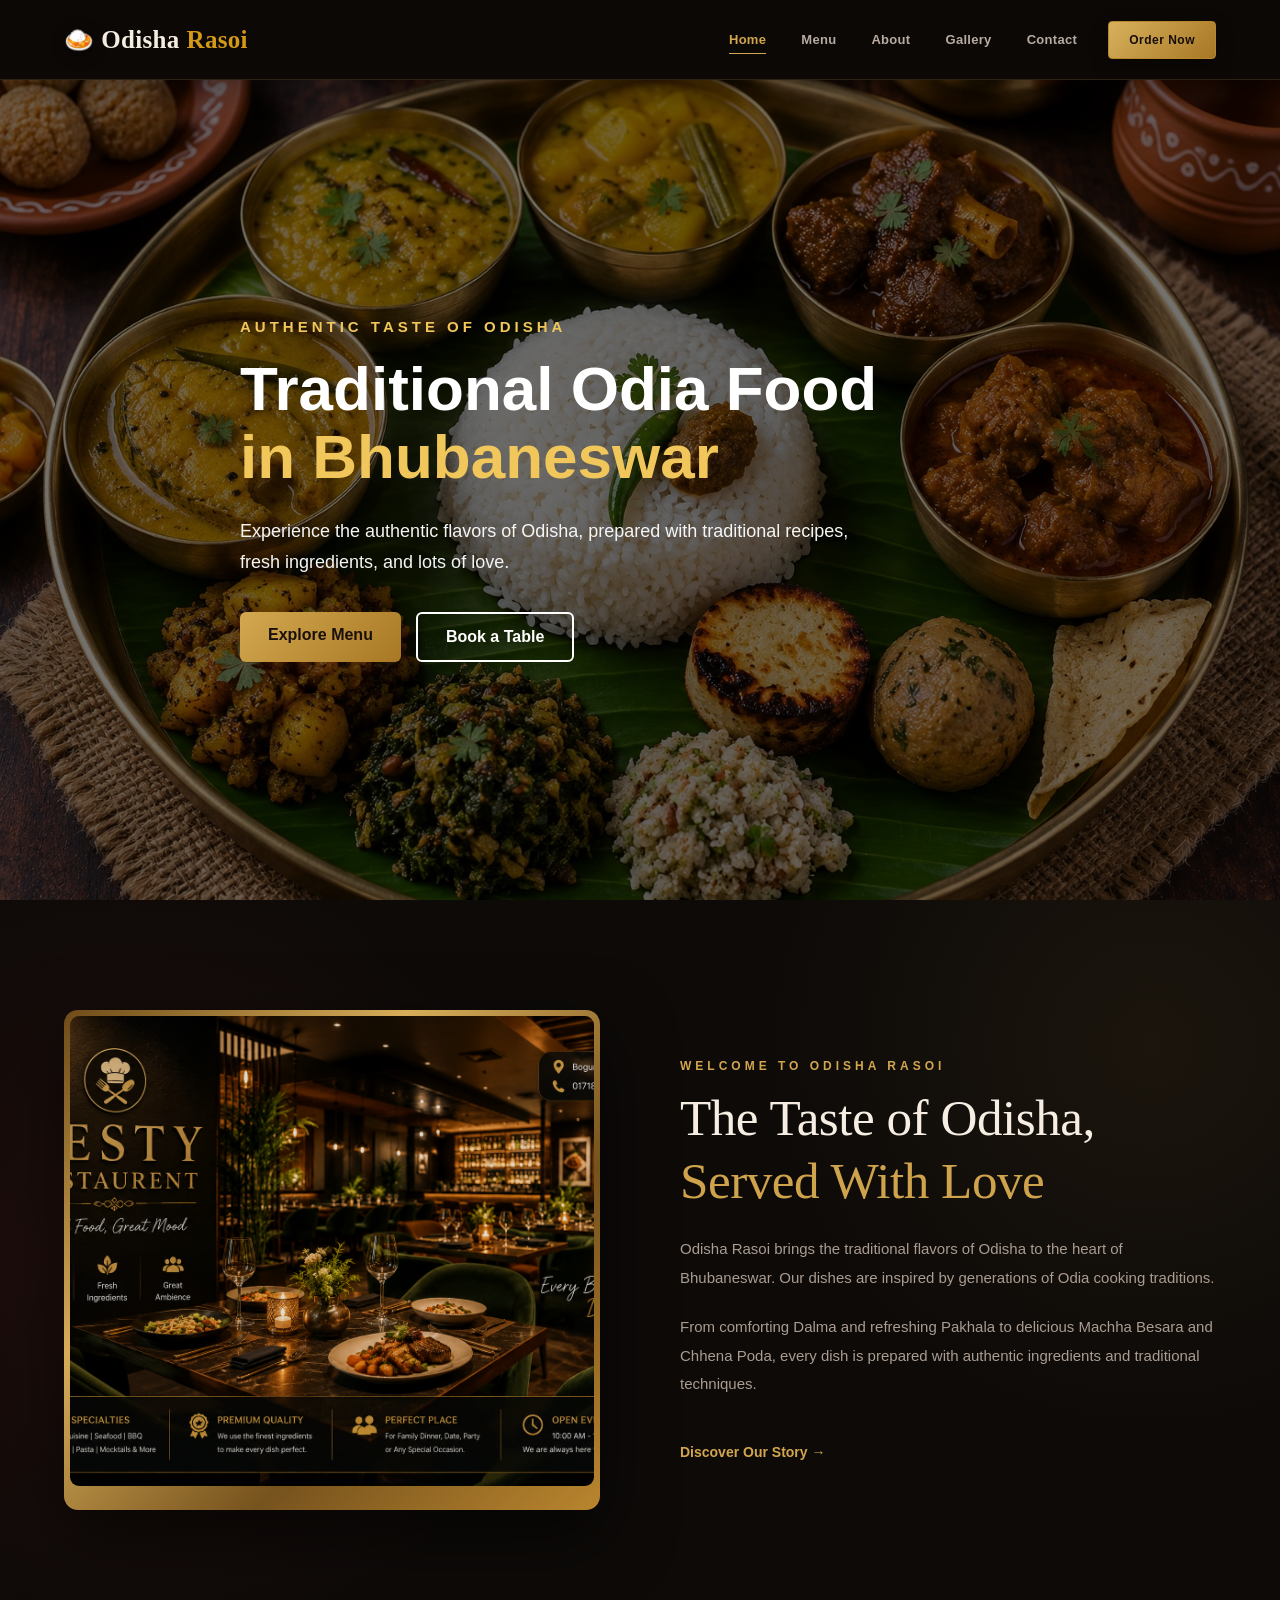
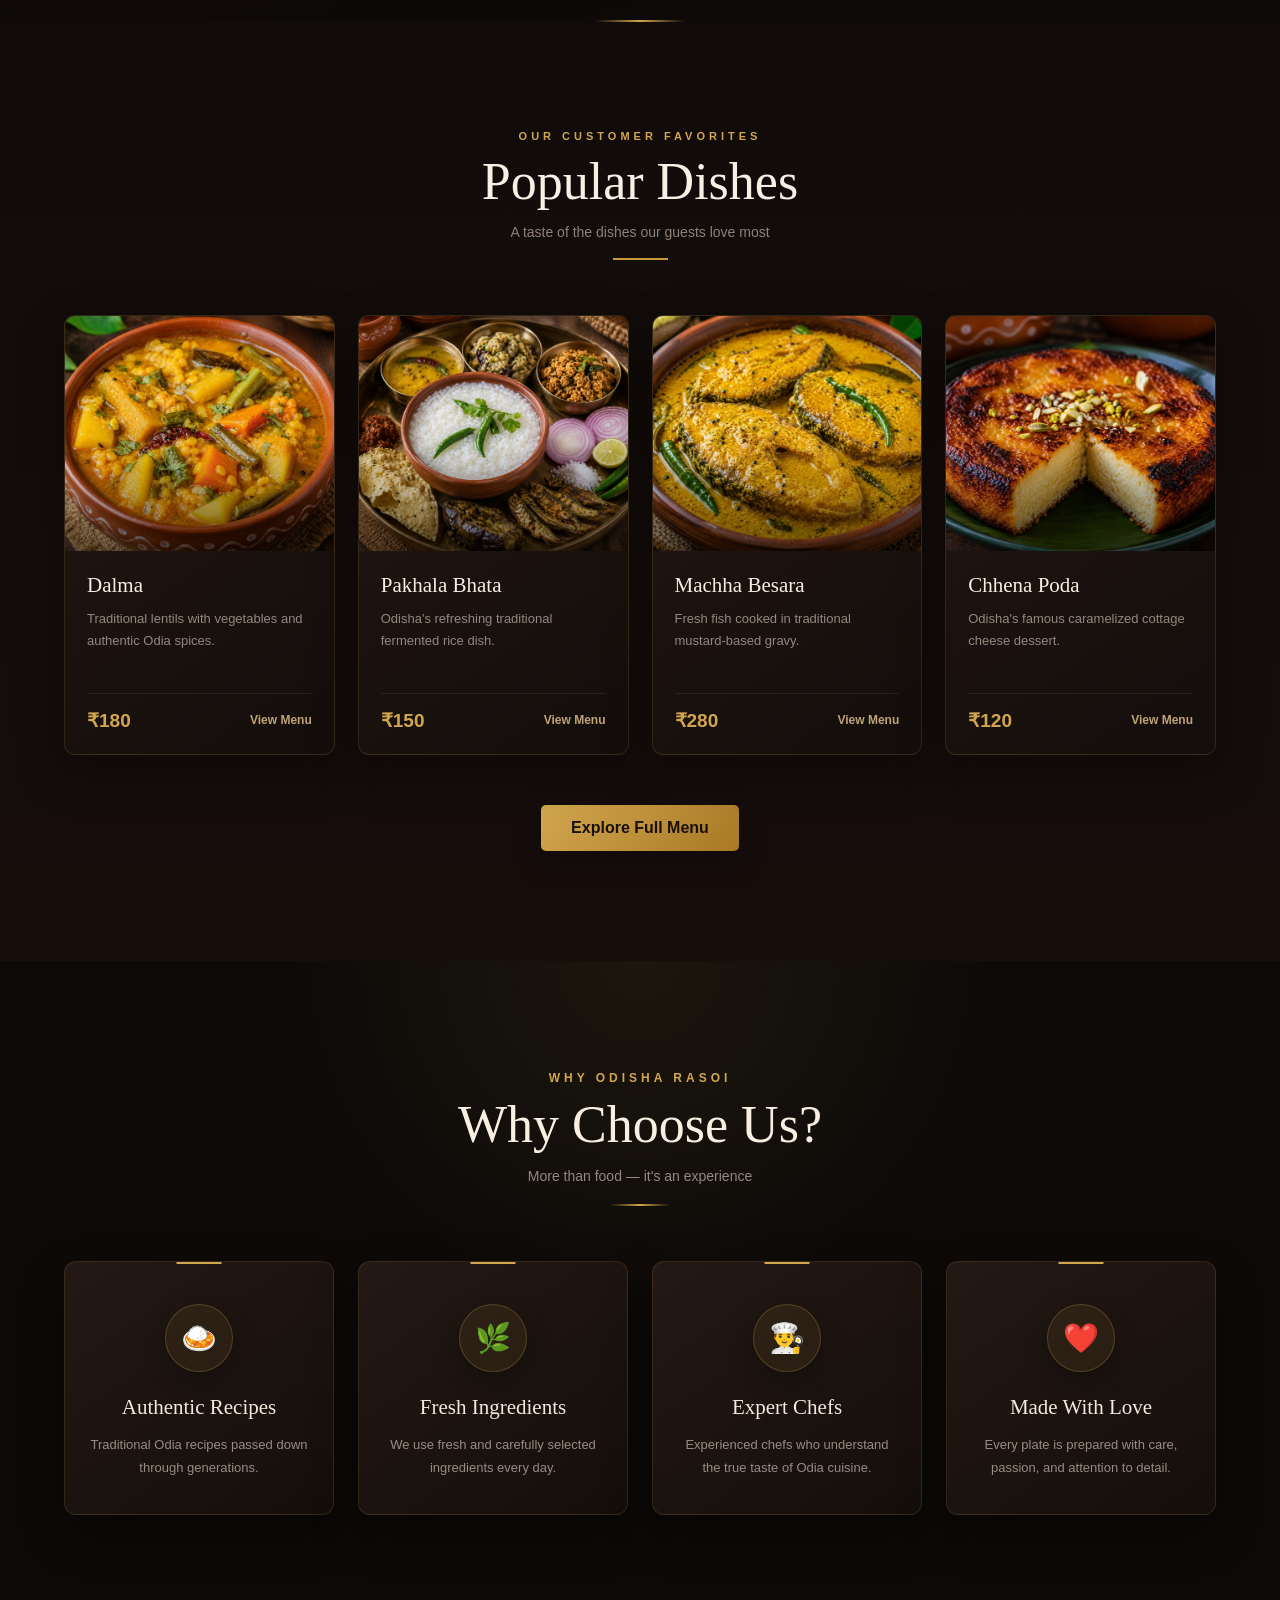
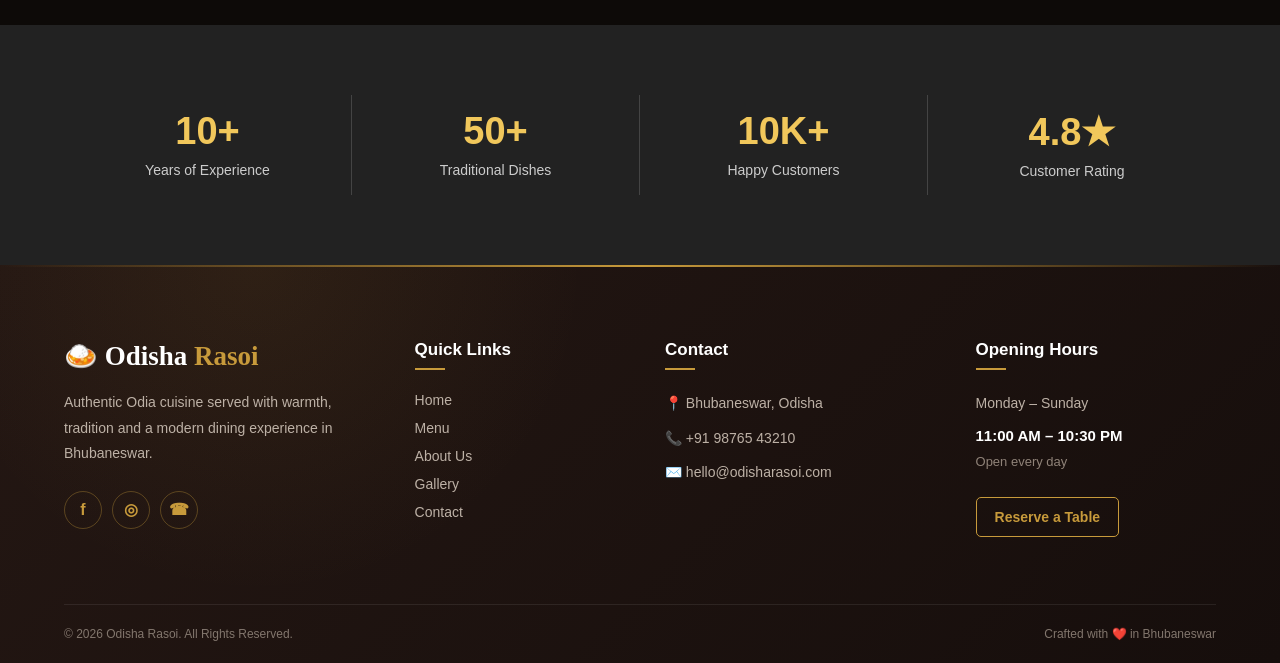
<file: index.html>
<!DOCTYPE html>
<html lang="en">

<head>

    <meta charset="UTF-8">
    <meta name="viewport" content="width=device-width, initial-scale=1.0">

    <title>Odisha Rasoi | Authentic Odia Food</title>

    <link rel="stylesheet" href="css/style.css">
<style>
body {
    background: #080706 !important;
    color: #f5eee5 !important;
}
</style>
</head>

<body>


    <!-- =========================
         NAVBAR
    ========================== -->
<!-- =========================
     PREMIUM NAVBAR
========================= -->

<header class="navbar">

    <div class="container nav-container">

        <!-- LOGO -->
        <a href="index.html" class="logo">
            <span class="logo-icon">🍛</span>
            Odisha <span class="logo-gold">Rasoi</span>
        </a>


        <!-- MOBILE MENU BUTTON -->
        <button
            class="menu-toggle"
            id="menu-toggle"
            aria-label="Open navigation menu">
            ☰
        </button>


        <!-- NAVIGATION -->
        <nav class="nav-menu" id="nav-menu">

            <a href="index.html" class="active">
                Home
            </a>

            <a href="menu.html">
                Menu
            </a>

            <a href="about.html">
                About
            </a>

            <a href="gallery.html">
                Gallery
            </a>

            <a href="contact.html">
                Contact
            </a>

            <a href="menu.html" class="order-btn">
                Order Now
            </a>

        </nav>

    </div>

</header>


    <!-- =========================
         HERO
    ========================== -->

    <main>

        <section class="hero">

            <div class="hero-overlay"></div>

            <div class="container hero-content">

                <p class="hero-small-title">
                    AUTHENTIC TASTE OF ODISHA
                </p>

                <h1>
                    Traditional Odia Food
                    <br>
                    <span>in Bhubaneswar</span>
                </h1>

                <p class="hero-description">
                    Experience the authentic flavors of Odisha,
                    prepared with traditional recipes, fresh
                    ingredients, and lots of love.
                </p>

                <div class="hero-buttons">

                    <a href="menu.html" class="primary-btn">
                        Explore Menu
                    </a>

                    <a href="contact.html" class="secondary-btn">
                        Book a Table
                    </a>

                </div>

            </div>

        </section>


        <!-- =========================
             WELCOME SECTION
        ========================== -->

        <section class="welcome-section">

            <div class="container welcome-grid">


                <div class="welcome-image">

                  <img src="images/your-new-photo.jpg" alt="Odisha Rasoi Restaurant">

                </div>


                <div class="welcome-content">

                    <p class="section-label">
                        WELCOME TO ODISHA RASOI
                    </p>

                    <h2>
                        The Taste of Odisha,
                        <span>Served With Love</span>
                    </h2>

                    <p>
                        Odisha Rasoi brings the traditional flavors
                        of Odisha to the heart of Bhubaneswar.
                        Our dishes are inspired by generations of
                        Odia cooking traditions.
                    </p>

                    <p>
                        From comforting Dalma and refreshing Pakhala
                        to delicious Machha Besara and Chhena Poda,
                        every dish is prepared with authentic
                        ingredients and traditional techniques.
                    </p>

                    <a href="about.html" class="text-btn">
                        Discover Our Story →
                    </a>

                </div>

            </div>

        </section>


        <!-- =========================
             POPULAR DISHES
        ========================== -->

        <section class="popular-section">

            <div class="container">

                <div class="section-heading">

                    <p>OUR CUSTOMER FAVORITES</p>

                    <h2>
                        Popular Dishes
                    </h2>

                    <span>
                        A taste of the dishes our guests love most
                    </span>

                </div>


                <div class="popular-grid">


                    <!-- DISH 1 -->

                    <div class="popular-card">

                        <div class="popular-image">

                            <img
                                src="images/dalma.jpg"
                                alt="Dalma">

                        </div>

                        <div class="popular-info">

                            <h3>Dalma</h3>

                            <p>
                                Traditional lentils with vegetables
                                and authentic Odia spices.
                            </p>

                            <div class="popular-bottom">

                                <strong>
                                    ₹180
                                </strong>

                                <a href="menu.html">
                                    View Menu
                                </a>

                            </div>

                        </div>

                    </div>


                    <!-- DISH 2 -->

                    <div class="popular-card">

                        <div class="popular-image">

                            <img
                                src="images/pakhala.jpg"
                                alt="Pakhala Bhata">

                        </div>

                        <div class="popular-info">

                            <h3>Pakhala Bhata</h3>

                            <p>
                                Odisha's refreshing traditional
                                fermented rice dish.
                            </p>

                            <div class="popular-bottom">

                                <strong>
                                    ₹150
                                </strong>

                                <a href="menu.html">
                                    View Menu
                                </a>

                            </div>

                        </div>

                    </div>


                    <!-- DISH 3 -->

                    <div class="popular-card">

                        <div class="popular-image">

                            <img
                                src="images/machha-besara.jpg"
                                alt="Machha Besara">

                        </div>

                        <div class="popular-info">

                            <h3>Machha Besara</h3>

                            <p>
                                Fresh fish cooked in traditional
                                mustard-based gravy.
                            </p>

                            <div class="popular-bottom">

                                <strong>
                                    ₹280
                                </strong>

                                <a href="menu.html">
                                    View Menu
                                </a>

                            </div>

                        </div>

                    </div>


                    <!-- DISH 4 -->

                    <div class="popular-card">

                        <div class="popular-image">

                            <img
                                src="images/chhena-poda.jpg"
                                alt="Chhena Poda">

                        </div>

                        <div class="popular-info">

                            <h3>Chhena Poda</h3>

                            <p>
                                Odisha's famous caramelized
                                cottage cheese dessert.
                            </p>

                            <div class="popular-bottom">

                                <strong>
                                    ₹120
                                </strong>

                                <a href="menu.html">
                                    View Menu
                                </a>

                            </div>

                        </div>

                    </div>


                </div>


                <div class="center-button">

                    <a href="menu.html" class="primary-btn">
                        Explore Full Menu
                    </a>

                </div>

            </div>

        </section>


        <!-- =========================
             WHY CHOOSE US
        ========================== -->

        <section class="why-section">

            <div class="container">

                <div class="section-heading">

                    <p>WHY ODISHA RASOI</p>

                    <h2>
                        Why Choose Us?
                    </h2>

                    <span>
                        More than food — it's an experience
                    </span>

                </div>


                <div class="why-grid">


                    <div class="why-card">

                        <div class="why-icon">
                            🍛
                        </div>

                        <h3>
                            Authentic Recipes
                        </h3>

                        <p>
                            Traditional Odia recipes passed down
                            through generations.
                        </p>

                    </div>


                    <div class="why-card">

                        <div class="why-icon">
                            🌿
                        </div>

                        <h3>
                            Fresh Ingredients
                        </h3>

                        <p>
                            We use fresh and carefully selected
                            ingredients every day.
                        </p>

                    </div>


                    <div class="why-card">

                        <div class="why-icon">
                            👨‍🍳
                        </div>

                        <h3>
                            Expert Chefs
                        </h3>

                        <p>
                            Experienced chefs who understand the
                            true taste of Odia cuisine.
                        </p>

                    </div>


                    <div class="why-card">

                        <div class="why-icon">
                            ❤️
                        </div>

                        <h3>
                            Made With Love
                        </h3>

                        <p>
                            Every plate is prepared with care,
                            passion, and attention to detail.
                        </p>

                    </div>


                </div>

            </div>

        </section>


        <!-- =========================
             RESTAURANT STATS
        ========================== -->

        <section class="stats-section">

            <div class="container stats-grid">


                <div class="stat">

                    <strong>
                        10+
                    </strong>

                    <span>
                        Years of Experience
                    </span>

                </div>


                <div class="stat">

                    <strong>
                        50+
                    </strong>

                    <span>
                        Traditional Dishes
                    </span>

                </div>


                <div class="stat">

                    <strong>
                        10K+
                    </strong>

                    <span>
                        Happy Customers
                    </span>

                </div>


                <div class="stat">

                    <strong>
                        4.8★
                    </strong>

                    <span>
                        Customer Rating
                    </span>

                </div>


            </div>

        </section>


        
        </section>


    </main>


<!-- =========================
     PREMIUM FOOTER
========================== -->

<footer class="site-footer">

    <div class="container">

        <div class="footer-grid">


            <!-- BRAND -->

            <div class="footer-brand">

                <a href="index.html" class="footer-logo">
                    🍛 Odisha <span>Rasoi</span>
                </a>

                <p>
                    Authentic Odia cuisine served with
                    warmth, tradition and a modern
                    dining experience in Bhubaneswar.
                </p>

                <div class="footer-social">

                    <a href="#" aria-label="Facebook">
                        f
                    </a>

                    <a href="#" aria-label="Instagram">
                        ◎
                    </a>

                    <a href="#" aria-label="WhatsApp">
                        ☎
                    </a>

                </div>

            </div>


            <!-- QUICK LINKS -->

            <div class="footer-column">

                <h3>
                    Quick Links
                </h3>

                <a href="index.html">
                    Home
                </a>

                <a href="menu.html">
                    Menu
                </a>

                <a href="about.html">
                    About Us
                </a>

                <a href="gallery.html">
                    Gallery
                </a>

                <a href="contact.html">
                    Contact
                </a>

            </div>


            <!-- CONTACT -->

            <div class="footer-column">

                <h3>
                    Contact
                </h3>

                <p>
                    📍 Bhubaneswar, Odisha
                </p>

                <p>
                    📞 +91 98765 43210
                </p>

                <p>
                    ✉️ hello@odisharasoi.com
                </p>

            </div>


            <!-- HOURS -->

            <div class="footer-column">

                <h3>
                    Opening Hours
                </h3>

                <p>
                    Monday – Sunday
                </p>

                <strong>
                    11:00 AM – 10:30 PM
                </strong>

                <p class="footer-note">
                    Open every day
                </p>

                <a
                    href="contact.html"
                    class="footer-book-btn">

                    Reserve a Table

                </a>

            </div>


        </div>


        <!-- FOOTER BOTTOM -->

        <div class="footer-bottom">

            <p>
                © 2026 Odisha Rasoi.
                All Rights Reserved.
            </p>

            <p>
                Crafted with ❤️ in Bhubaneswar
            </p>

        </div>

    </div>

</footer>


<script src="js/script.js"></script>
</body>

</html>
</file>
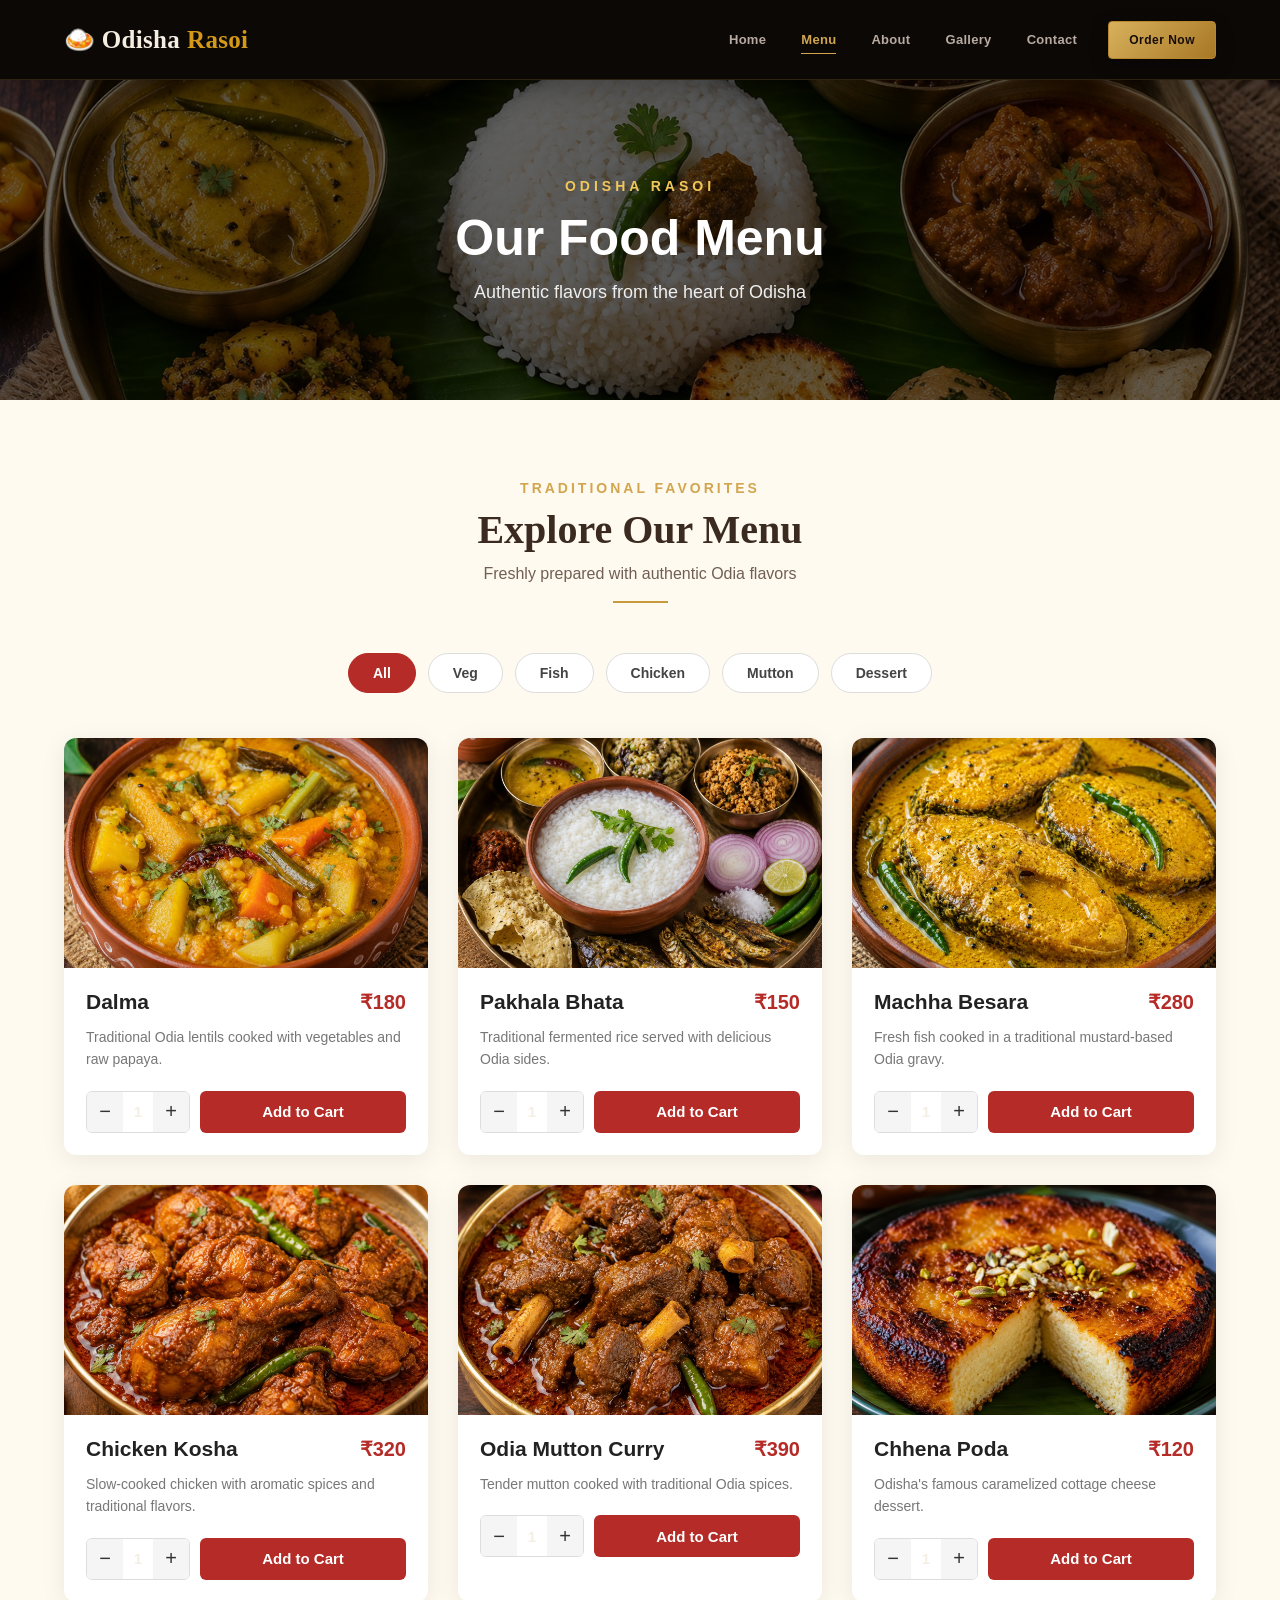
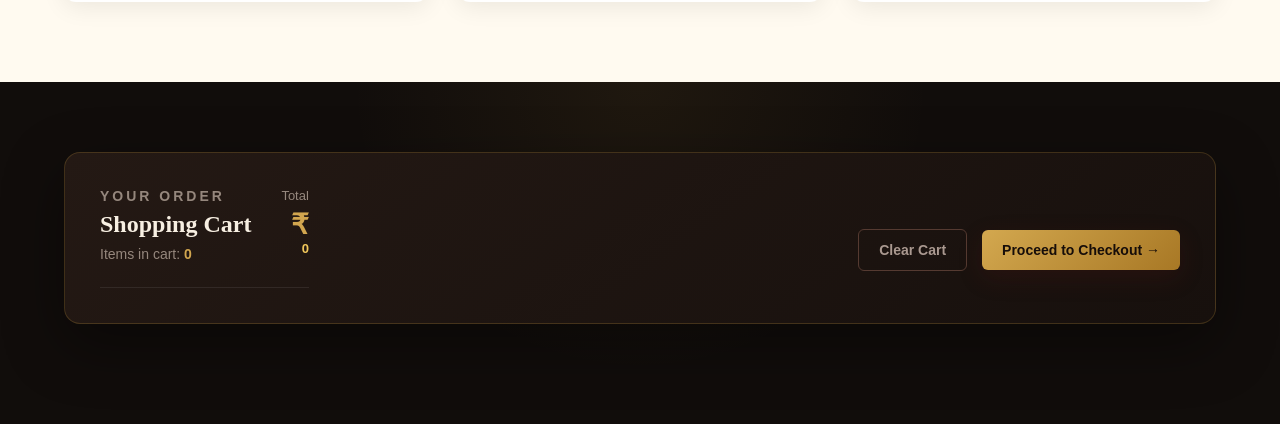
<file: menu.html>
<!DOCTYPE html>
<html lang="en">

<head>

    <meta charset="UTF-8">
    <meta name="viewport" content="width=device-width, initial-scale=1.0">

    <title>Menu | Odisha Rasoi</title>

    <link rel="stylesheet" href="css/style.css">

</head>

<body>


    <!-- =========================
         NAVBAR
    ========================== -->

    <header class="navbar">

        <div class="container nav-container">

            <a href="index.html" class="logo">
                🍛 Odisha <span>Rasoi</span>
            </a>

            <nav class="nav-menu">

                <a href="index.html">Home</a>

                <a href="menu.html" class="active">Menu</a>

                <a href="about.html">About</a>

                <a href="gallery.html">Gallery</a>

                <a href="contact.html">Contact</a>

                <a href="menu.html" class="order-btn">
                    Order Now
                </a>

            </nav>

        </div>

    </header>


    <!-- =========================
         MENU HERO
    ========================== -->

    <section class="menu-hero">

        <div class="container">

            <p>ODISHA RASOI</p>

            <h1>Our Food Menu</h1>

            <span>
                Authentic flavors from the heart of Odisha
            </span>

        </div>

    </section>


    <!-- =========================
         MENU SECTION
    ========================== -->

<section class="menu-section">

    <div class="container">

        <div class="section-heading" style="text-align: center;">

            <p style="
                color: #d2a64f !important;
                opacity: 1 !important;
            ">
                TRADITIONAL FAVORITES
            </p>

            <h2 style="
                color: #3b2a1f !important;
                opacity: 1 !important;
                visibility: visible !important;
                font-size: 40px;
                margin-bottom: 12px;
            ">
                Explore Our Menu
            </h2>

            <span style="
                color: #705f52 !important;
                opacity: 1 !important;
                visibility: visible !important;
            ">
                Freshly prepared with authentic Odia flavors
            </span>

            </div>


            <!-- =========================
                 CATEGORY FILTER
            ========================== -->

            <div class="menu-filter">

                <button
                    class="filter-btn active"
                    onclick="filterMenu('all', this)">
                    All
                </button>

                <button
                    class="filter-btn"
                    onclick="filterMenu('veg', this)">
                    Veg
                </button>

                <button
                    class="filter-btn"
                    onclick="filterMenu('fish', this)">
                    Fish
                </button>

                <button
                    class="filter-btn"
                    onclick="filterMenu('chicken', this)">
                    Chicken
                </button>

                <button
                    class="filter-btn"
                    onclick="filterMenu('mutton', this)">
                    Mutton
                </button>

                <button
                    class="filter-btn"
                    onclick="filterMenu('dessert', this)">
                    Dessert
                </button>

            </div>


            <!-- =========================
                 FOOD GRID
            ========================== -->

            <div class="food-grid">


                <!-- DALMA -->

                <div class="food-card" data-category="veg">

                    <div class="food-image">

                        <img
                            src="images/dalma.jpg"
                            alt="Dalma">

                    </div>

                    <div class="food-info">

                        <div class="food-title">

                            <h3>Dalma</h3>

                            <strong>₹180</strong>

                        </div>

                        <p>
                            Traditional Odia lentils cooked with
                            vegetables and raw papaya.
                        </p>

                        <div class="food-action">

                            <div class="qty">

                                <button onclick="changeQuantity(this, -1)">
                                    −
                                </button>

                                <span>1</span>

                                <button onclick="changeQuantity(this, 1)">
                                    +
                                </button>

                            </div>

                            <button
                                class="add-cart"
                                onclick="addToCart('Dalma', 180, this)">

                                Add to Cart

                            </button>

                        </div>

                    </div>

                </div>


                <!-- PAKHALA -->

                <div class="food-card" data-category="veg">

                    <div class="food-image">

                        <img
                            src="images/pakhala.jpg"
                            alt="Pakhala Bhata">

                    </div>

                    <div class="food-info">

                        <div class="food-title">

                            <h3>Pakhala Bhata</h3>

                            <strong>₹150</strong>

                        </div>

                        <p>
                            Traditional fermented rice served
                            with delicious Odia sides.
                        </p>

                        <div class="food-action">

                            <div class="qty">

                                <button onclick="changeQuantity(this, -1)">
                                    −
                                </button>

                                <span>1</span>

                                <button onclick="changeQuantity(this, 1)">
                                    +
                                </button>

                            </div>

                            <button
                                class="add-cart"
                                onclick="addToCart('Pakhala Bhata', 150, this)">

                                Add to Cart

                            </button>

                        </div>

                    </div>

                </div>


                <!-- MACHHA BESARA -->

                <div class="food-card" data-category="fish">

                    <div class="food-image">

                        <img
                            src="images/machha-besara.jpg"
                            alt="Machha Besara">

                    </div>

                    <div class="food-info">

                        <div class="food-title">

                            <h3>Machha Besara</h3>

                            <strong>₹280</strong>

                        </div>

                        <p>
                            Fresh fish cooked in a traditional
                            mustard-based Odia gravy.
                        </p>

                        <div class="food-action">

                            <div class="qty">

                                <button onclick="changeQuantity(this, -1)">
                                    −
                                </button>

                                <span>1</span>

                                <button onclick="changeQuantity(this, 1)">
                                    +
                                </button>

                            </div>

                            <button
                                class="add-cart"
                                onclick="addToCart('Machha Besara', 280, this)">

                                Add to Cart

                            </button>

                        </div>

                    </div>

                </div>


                <!-- CHICKEN -->

                <div class="food-card" data-category="chicken">

                    <div class="food-image">

                        <img
                            src="images/chicken-kosha.jpg"
                            alt="Chicken Kosha">

                    </div>

                    <div class="food-info">

                        <div class="food-title">

                            <h3>Chicken Kosha</h3>

                            <strong>₹320</strong>

                        </div>

                        <p>
                            Slow-cooked chicken with aromatic
                            spices and traditional flavors.
                        </p>

                        <div class="food-action">

                            <div class="qty">

                                <button onclick="changeQuantity(this, -1)">
                                    −
                                </button>

                                <span>1</span>

                                <button onclick="changeQuantity(this, 1)">
                                    +
                                </button>

                            </div>

                            <button
                                class="add-cart"
                                onclick="addToCart('Chicken Kosha', 320, this)">

                                Add to Cart

                            </button>

                        </div>

                    </div>

                </div>


                <!-- MUTTON -->

                <div class="food-card" data-category="mutton">

                    <div class="food-image">

                        <img
                            src="images/mutton-curry.jpg"
                            alt="Odia Mutton Curry">

                    </div>

                    <div class="food-info">

                        <div class="food-title">

                            <h3>Odia Mutton Curry</h3>

                            <strong>₹390</strong>

                        </div>

                        <p>
                            Tender mutton cooked with traditional
                            Odia spices.
                        </p>

                        <div class="food-action">

                            <div class="qty">

                                <button onclick="changeQuantity(this, -1)">
                                    −
                                </button>

                                <span>1</span>

                                <button onclick="changeQuantity(this, 1)">
                                    +
                                </button>

                            </div>

                            <button
                                class="add-cart"
                                onclick="addToCart('Odia Mutton Curry', 390, this)">

                                Add to Cart

                            </button>

                        </div>

                    </div>

                </div>


                <!-- CHHENA PODA -->

                <div class="food-card" data-category="dessert">

                    <div class="food-image">

                        <img
                            src="images/chhena-poda.jpg"
                            alt="Chhena Poda">

                    </div>

                    <div class="food-info">

                        <div class="food-title">

                            <h3>Chhena Poda</h3>

                            <strong>₹120</strong>

                        </div>

                        <p>
                            Odisha's famous caramelized cottage
                            cheese dessert.
                        </p>

                        <div class="food-action">

                            <div class="qty">

                                <button onclick="changeQuantity(this, -1)">
                                    −
                                </button>

                                <span>1</span>

                                <button onclick="changeQuantity(this, 1)">
                                    +
                                </button>

                            </div>

                            <button
                                class="add-cart"
                                onclick="addToCart('Chhena Poda', 120, this)">

                                Add to Cart

                            </button>

                        </div>

                    </div>

                </div>


            </div>

        </div>

    </section>


<!-- =========================
     CART
========================== -->

<section class="cart-section">

    <div class="container">

        <div class="cart-box">

            <div class="cart-header">

                <div>

                    <p class="cart-label">
                        YOUR ORDER
                    </p>

                    <h2>
                        Shopping Cart
                    </h2>

                    <p>
                        Items in cart:
                        <strong id="cart-count">0</strong>
                    </p>

                </div>

                <div class="cart-total-box">

                    <span>
                        Total
                    </span>

                    <h3>
                        ₹<span id="cart-total">0</span>
                    </h3>

                </div>

            </div>


            <!-- CART ITEMS -->

            <div
                id="cart-items"
                class="cart-items">

            </div>


            <!-- CART ACTIONS -->

            <div class="cart-actions">

                <button
                    onclick="clearCart()"
                    class="clear-cart-btn">

                    Clear Cart

                </button>

                <button
                    class="checkout-btn"
                    onclick="checkoutCart()">

                    Proceed to Checkout →

                </button>

            </div>

        </div>

    </div>

</section>


    <script src="js/script.js"></script>

</body>

</html>
</file>
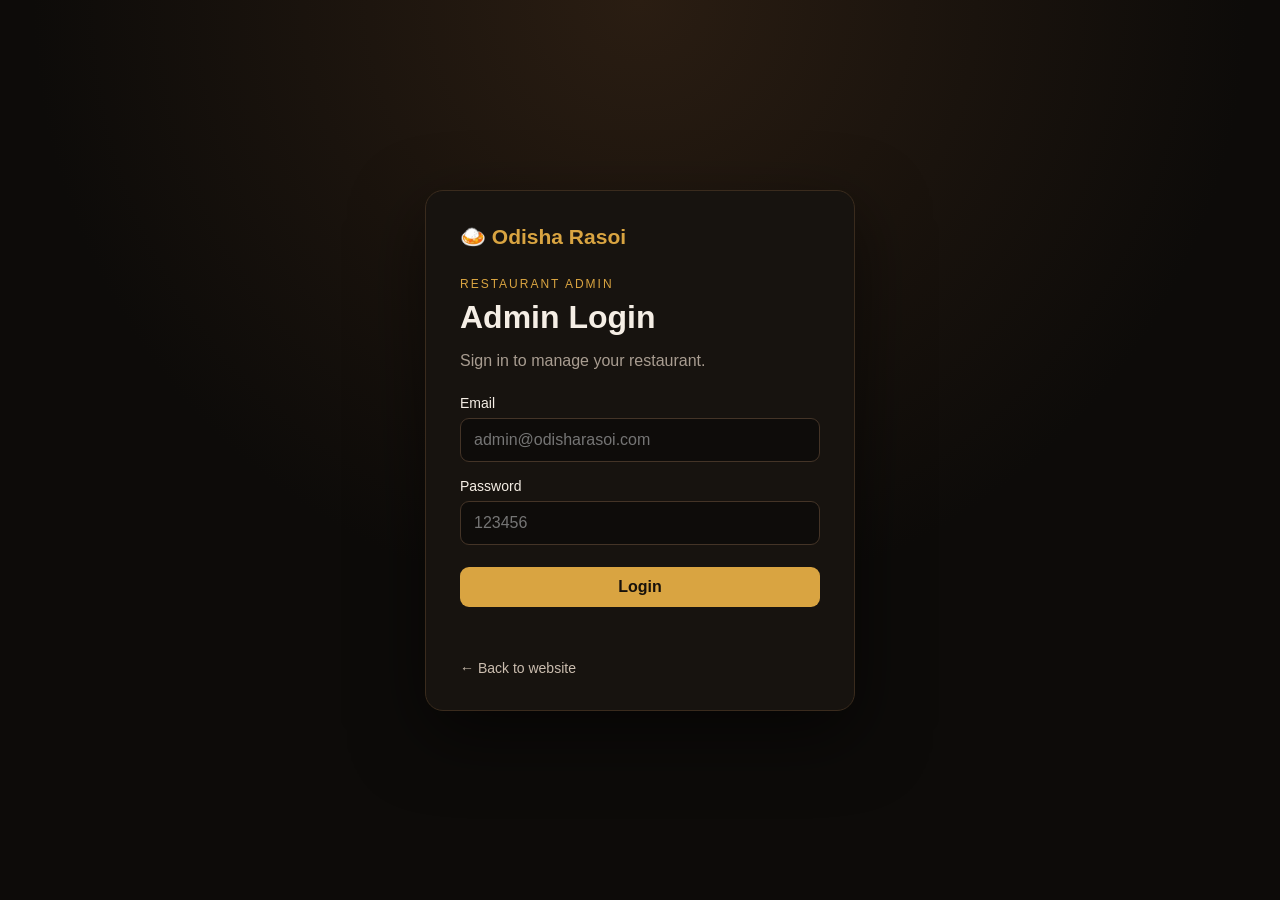
<file: admin/dashboard.html>
<!DOCTYPE html>
<html lang="en">
<head>
  <meta charset="UTF-8">
  <meta name="viewport" content="width=device-width, initial-scale=1.0">
  <title>Admin Dashboard | Odisha Rasoi</title>
  <link rel="stylesheet" href="admin.css">
</head>
<body id="dashboard">
  <div class="admin-layout">
    <aside class="sidebar">
      <div class="brand">🍛 <span>Odisha Rasoi</span></div>
      <a class="side-link active" href="dashboard.html">📊 <span>Dashboard</span></a>
      <a class="side-link" href="#menu-management">🍽️ <span>Menu</span></a>
      <a class="side-link" href="../index.html">🌐 <span>View Website</span></a>
      <button class="logout" onclick="logout()">Logout</button>
    </aside>

    <main class="main">
      <div class="topbar">
        <div><p class="eyebrow">ODISHA RASOI</p><h1>Admin Dashboard</h1></div>
        <span class="muted">Restaurant Management</span>
      </div>

      <section class="grid">
        <div class="stat-card"><span>Total Menu Items</span><strong id="menu-count">0</strong></div>
        <div class="stat-card"><span>Available Items</span><strong id="available-count">0</strong></div>
        <div class="stat-card"><span>Categories</span><strong id="category-count">0</strong></div>
      </section>

      <section class="panel" id="menu-management">
        <h2>Menu Management</h2>
        <div class="table-wrap">
          <table class="table">
            <thead><tr><th>Item</th><th>Category</th><th>Price</th><th>Status</th><th>Action</th></tr></thead>
            <tbody id="menu-body"></tbody>
          </table>
        </div>
      </section>

      <section class="panel">
        <h2>Add Menu Item</h2>
        <form id="add-form" class="form-grid">
          <div class="field"><label for="item-name">Food Name</label><input id="item-name" required placeholder="e.g. Khaja"></div>
          <div class="field"><label for="item-category">Category</label><select id="item-category"><option>Veg</option><option>Fish</option><option>Chicken</option><option>Mutton</option><option>Dessert</option></select></div>
          <div class="field"><label for="item-price">Price (₹)</label><input id="item-price" type="number" min="1" required placeholder="150"></div>
          <div class="field" style="display:flex;align-items:end"><button class="primary" type="submit">+ Add Item</button></div>
        </form>
      </section>

      <section class="panel">
        <h2>Orders</h2>
        <p class="muted">Online ordering is currently frontend-only, so there are no real orders stored yet.</p>
      </section>
    </main>
  </div>
  <script src="admin.js"></script>
</body>
</html>
</file>
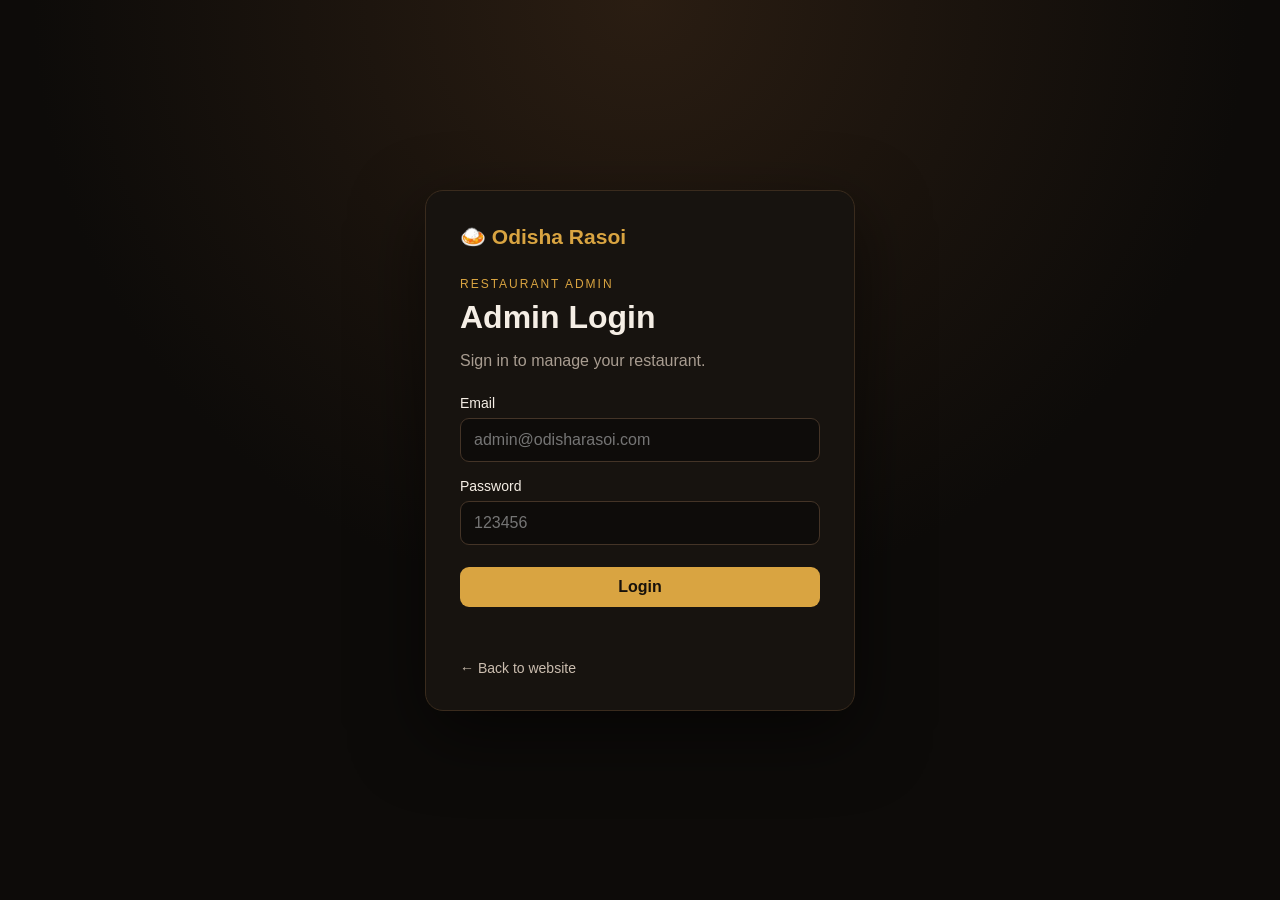
<file: admin/login.html>
<!DOCTYPE html>
<html lang="en">
<head>
  <meta charset="UTF-8">
  <meta name="viewport" content="width=device-width, initial-scale=1.0">
  <title>Admin Login | Odisha Rasoi</title>
  <link rel="stylesheet" href="admin.css">
</head>
<body class="auth-page">
  <div class="auth-card">
    <div class="brand">🍛 <span>Odisha Rasoi</span></div>
    <p class="eyebrow">RESTAURANT ADMIN</p>
    <h1>Admin Login</h1>
    <p class="muted">Sign in to manage your restaurant.</p>

    <form id="login-form">
      <label for="email">Email</label>
      <input id="email" type="email" placeholder="admin@odisharasoi.com" required>

      <label for="password">Password</label>
      <input id="password" type="password" placeholder="123456" required>

      <button class="primary" type="submit">Login</button>
      <p id="login-error" class="error"></p>
    </form>

    <a class="back-link" href="../index.html">← Back to website</a>
  </div>
  <script src="admin.js"></script>
</body>
</html>
</file>
<file: css/style.css>
* {
    margin: 0;
    padding: 0;
    box-sizing: border-box;
}

body {
    font-family: Arial, sans-serif;
    background: #fffaf0;
    color: #222;
}
/* =========================
   GLOBAL
========================= */

* {
    margin: 0;
    padding: 0;
    box-sizing: border-box;
}

html {
    scroll-behavior: smooth;
}

body {
    font-family: Arial, sans-serif;
    color: #222;
    background: #fffaf0;
}

a {
    text-decoration: none;
}

.container {
    width: 90%;
    max-width: 1200px;
    margin: auto;
}


/* =========================
   NAVBAR
========================= */

.navbar {
    width: 100%;
    height: 80px;

    background: #ffffff;

    display: flex;
    align-items: center;

    position: relative;
    z-index: 1000;

    box-shadow: 0 2px 10px rgba(0, 0, 0, 0.08);
}

.nav-container {
    display: flex;
    align-items: center;
    justify-content: space-between;
}


/* =========================
   LOGO
========================= */

.logo {
    font-size: 25px;
    font-weight: 700;
    color: #8b1e1e;
}

.logo span {
    color: #d49a17;
}


/* =========================
   NAV MENU
========================= */

.nav-menu {
    display: flex;
    align-items: center;
    gap: 30px;
}

.nav-menu a {
    color: #333;
    font-size: 15px;
    font-weight: 600;

    transition: 0.3s;
}

.nav-menu a:hover {
    color: #b52b27;
}

.nav-menu .active {
    color: #b52b27;
}


/* =========================
   ORDER BUTTON
========================= */

.order-btn {
    background: #b52b27;
    color: white !important;

    padding: 12px 22px;

    border-radius: 6px;

    transition: 0.3s;
}

.order-btn:hover {
    background: #8e1f1c;
    transform: translateY(-2px);
}


/* =========================
   HERO
========================= */

.hero {
    min-height: calc(100vh - 80px);

    position: relative;

    display: flex;
    align-items: center;

    background-image: url("../images/odisha-food.jpg");

    background-size: cover;
    background-position: center;
}


/* Dark overlay */

.hero-overlay {
    position: absolute;

    top: 0;
    left: 0;

    width: 100%;
    height: 100%;

    background: rgba(0, 0, 0, 0.55);
}


/* =========================
   HERO CONTENT
========================= */

.hero-content {
    position: relative;
    z-index: 2;

    color: white;

    max-width: 800px;
}

.hero-small-title {
    font-size: 15px;

    letter-spacing: 4px;

    font-weight: 600;

    margin-bottom: 20px;

    color: #f1c75b;
}

.hero h1 {
    font-size: 62px;

    line-height: 1.1;

    margin-bottom: 25px;

    font-weight: 700;
}

.hero h1 span {
    color: #f1c75b;
}

.hero-description {
    max-width: 650px;

    font-size: 18px;

    line-height: 1.7;

    margin-bottom: 35px;

    color: #f5f5f5;
}


/* =========================
   HERO BUTTONS
========================= */

.hero-buttons {
    display: flex;
    gap: 15px;
}

.primary-btn,
.secondary-btn {
    display: inline-block;

    padding: 14px 28px;

    border-radius: 6px;

    font-size: 16px;

    font-weight: 600;

    transition: 0.3s;
}


/* Primary */

.primary-btn {
    background: #b52b27;
    color: white;
}

.primary-btn:hover {
    background: #8e1f1c;
    transform: translateY(-2px);
}


/* Secondary */

.secondary-btn {
    background: transparent;

    color: white;

    border: 2px solid white;
}

.secondary-btn:hover {
    background: white;
    color: #222;
}


/* =========================
   MOBILE
========================= */

@media (max-width: 768px) {

    .navbar {
        height: auto;
        padding: 20px 0;
    }

    .nav-container {
        flex-direction: column;
        gap: 20px;
    }

    .nav-menu {
        gap: 15px;
        flex-wrap: wrap;
        justify-content: center;
    }

    .nav-menu a {
        font-size: 14px;
    }

    .hero {
        min-height: calc(100vh - 140px);
    }

    .hero h1 {
        font-size: 42px;
    }

    .hero-description {
        font-size: 16px;
    }

    .hero-buttons {
        flex-direction: column;
        align-items: flex-start;
    }

}
/* =========================
   MENU HERO
========================= */

.menu-hero {
    min-height: 320px;

    display: flex;
    align-items: center;

    text-align: center;

    color: white;

    background:
        linear-gradient(
            rgba(0, 0, 0, 0.6),
            rgba(0, 0, 0, 0.6)
        ),
        url("../images/odisha-food.jpg");

    background-size: cover;
    background-position: center;
}

.menu-hero p {
    color: #f1c75b;

    letter-spacing: 4px;

    font-size: 14px;

    font-weight: 700;

    margin-bottom: 15px;
}

.menu-hero h1 {
    font-size: 50px;

    margin-bottom: 15px;
}

.menu-hero span {
    font-size: 18px;

    color: #eeeeee;
}


/* =========================
   MENU SECTION
========================= */

.menu-section {
    padding: 80px 0;

    background: #fffaf0;
}


/* =========================
   SECTION HEADING
========================= */

.section-heading {
    text-align: center;

    margin-bottom: 50px;
}

.section-heading p {
    color: #b52b27;

    font-size: 14px;

    font-weight: 700;

    letter-spacing: 3px;

    margin-bottom: 10px;
}

.section-heading h2 {
    font-size: 40px;

    margin-bottom: 12px;

    color: #222;
}

.section-heading span {
    color: #777;

    font-size: 16px;
}


/* =========================
   FOOD GRID
========================= */

.food-grid {
    display: grid;

    grid-template-columns:
        repeat(3, 1fr);

    gap: 30px;
}


/* =========================
   FOOD CARD
========================= */

.food-card {
    background: white;

    border-radius: 12px;

    overflow: hidden;

    box-shadow:
        0 5px 25px
        rgba(0, 0, 0, 0.08);

    transition: 0.3s;
}

.food-card:hover {
    transform: translateY(-7px);

    box-shadow:
        0 12px 30px
        rgba(0, 0, 0, 0.15);
}


/* =========================
   FOOD IMAGE
========================= */

.food-image {
    width: 100%;

    height: 230px;

    overflow: hidden;
}

.food-image img {
    width: 100%;

    height: 100%;

    object-fit: cover;

    transition: 0.4s;
}

.food-card:hover .food-image img {
    transform: scale(1.08);
}


/* =========================
   FOOD INFO
========================= */

.food-info {
    padding: 22px;
}

.food-title {
    display: flex;

    justify-content: space-between;

    align-items: center;

    margin-bottom: 12px;
}

.food-title h3 {
    font-size: 21px;

    color: #222;
}

.food-title strong {
    color: #b52b27;

    font-size: 20px;
}

.food-info p {
    color: #777;

    line-height: 1.6;

    font-size: 14px;

    margin-bottom: 20px;
}


/* =========================
   ADD CART BUTTON
========================= */

.add-cart {
    width: 100%;

    border: none;

    padding: 12px;

    border-radius: 6px;

    background: #b52b27;

    color: white;

    font-size: 15px;

    font-weight: 600;

    cursor: pointer;

    transition: 0.3s;
}

.add-cart:hover {
    background: #8e1f1c;
}


/* =========================
   CART
========================= */

.cart-section {
    padding: 30px 0 60px;

    background: #fffaf0;
}

.cart-box {
    background: #222;

    color: white;

    padding: 25px 30px;

    border-radius: 10px;

    display: flex;

    align-items: center;

    justify-content: space-between;
}

.cart-box h2 {
    margin-bottom: 7px;
}

.cart-box p {
    color: #cccccc;
}

.cart-box h3 {
    font-size: 22px;
}

.cart-box h3 span {
    color: #f1c75b;
}


/* =========================
   MENU MOBILE
========================= */

@media (max-width: 900px) {

    .food-grid {
        grid-template-columns:
            repeat(2, 1fr);
    }

}


@media (max-width: 600px) {

    .food-grid {
        grid-template-columns: 1fr;
    }

    .menu-hero h1 {
        font-size: 38px;
    }

    .section-heading h2 {
        font-size: 32px;
    }

    .cart-box {
        flex-direction: column;

        align-items: flex-start;

        gap: 20px;
    }

}
/* =========================
   MENU FILTER
========================= */

.menu-filter {
    display: flex;

    justify-content: center;

    align-items: center;

    flex-wrap: wrap;

    gap: 12px;

    margin-bottom: 45px;
}

.filter-btn {
    border: 1px solid #ddd;

    background: white;

    color: #444;

    padding: 11px 24px;

    border-radius: 30px;

    font-size: 14px;

    font-weight: 600;

    cursor: pointer;

    transition: 0.3s;
}

.filter-btn:hover {
    background: #b52b27;

    color: white;

    border-color: #b52b27;
}

.filter-btn.active {
    background: #b52b27;

    color: white;

    border-color: #b52b27;
}


/* =========================
   FOOD ACTION
========================= */

.food-action {
    display: flex;

    align-items: center;

    gap: 10px;
}


/* =========================
   QUANTITY
========================= */

.qty {
    display: flex;

    align-items: center;

    border: 1px solid #ddd;

    border-radius: 6px;

    overflow: hidden;

    height: 42px;
}

.qty button {
    width: 36px;

    height: 100%;

    border: none;

    background: #f5f5f5;

    color: #333;

    font-size: 20px;

    cursor: pointer;

    transition: 0.2s;
}

.qty button:hover {
    background: #e8e8e8;
}

.qty span {
    width: 30px;

    text-align: center;

    font-size: 15px;

    font-weight: 600;
}


/* =========================
   CART BUTTON
========================= */

.food-action .add-cart {
    flex: 1;

    height: 42px;

    padding: 0 10px;
}


/* =========================
   HIDDEN FOOD CARD
========================= */

.food-card.hidden {
    display: none;
}


/* =========================
   MOBILE FILTER
========================= */

@media (max-width: 600px) {

    .menu-filter {
        gap: 8px;
    }

    .filter-btn {
        padding: 9px 16px;

        font-size: 13px;
    }

    .food-action {
        flex-direction: column;

        align-items: stretch;
    }

    .qty {
        width: 100%;

        justify-content: center;
    }

    .food-action .add-cart {
        width: 100%;
    }

}
/* =========================
   WELCOME SECTION
========================= */

.welcome-section {
    padding: 100px 0;

    background: #fffaf0;
}

.welcome-grid {
    display: grid;

    grid-template-columns: 1fr 1fr;

    gap: 70px;

    align-items: center;
}

.welcome-image {
    height: 500px;

    overflow: hidden;

    border-radius: 12px;
}

.welcome-image img {
    width: 100%;

    height: 100%;

    object-fit: cover;
}

.welcome-content {
    max-width: 550px;
}

.section-label {
    color: #b52b27;

    font-size: 14px;

    font-weight: 700;

    letter-spacing: 3px;

    margin-bottom: 15px;
}

.welcome-content h2 {
    font-size: 44px;

    line-height: 1.2;

    margin-bottom: 25px;
}

.welcome-content h2 span {
    color: #b52b27;
}

.welcome-content p:not(.section-label) {
    color: #666;

    font-size: 16px;

    line-height: 1.8;

    margin-bottom: 18px;
}

.text-btn {
    display: inline-block;

    margin-top: 10px;

    color: #b52b27;

    font-weight: 700;

    transition: 0.3s;
}

.text-btn:hover {
    color: #8e1f1c;

    transform: translateX(5px);
}


/* =========================
   POPULAR SECTION
========================= */

.popular-section {
    padding: 100px 0;

    background: white;
}

.popular-grid {
    display: grid;

    grid-template-columns:
        repeat(4, 1fr);

    gap: 25px;
}

.popular-card {
    background: #fffaf0;

    border-radius: 12px;

    overflow: hidden;

    box-shadow:
        0 5px 20px
        rgba(0, 0, 0, 0.08);

    transition: 0.3s;
}

.popular-card:hover {
    transform: translateY(-7px);
}

.popular-image {
    height: 220px;

    overflow: hidden;
}

.popular-image img {
    width: 100%;

    height: 100%;

    object-fit: cover;

    transition: 0.4s;
}

.popular-card:hover .popular-image img {
    transform: scale(1.08);
}

.popular-info {
    padding: 20px;
}

.popular-info h3 {
    font-size: 21px;

    margin-bottom: 10px;
}

.popular-info p {
    color: #777;

    font-size: 14px;

    line-height: 1.6;

    min-height: 67px;

    margin-bottom: 15px;
}

.popular-bottom {
    display: flex;

    align-items: center;

    justify-content: space-between;
}

.popular-bottom strong {
    color: #b52b27;

    font-size: 19px;
}

.popular-bottom a {
    color: #333;

    font-size: 14px;

    font-weight: 700;
}

.popular-bottom a:hover {
    color: #b52b27;
}

.center-button {
    text-align: center;

    margin-top: 45px;
}


/* =========================
   WHY CHOOSE US
========================= */

.why-section {
    padding: 100px 0;

    background: #fffaf0;
}

.why-grid {
    display: grid;

    grid-template-columns:
        repeat(4, 1fr);

    gap: 25px;
}

.why-card {
    text-align: center;

    padding: 35px 20px;

    background: white;

    border-radius: 12px;

    box-shadow:
        0 5px 20px
        rgba(0, 0, 0, 0.06);
}

.why-icon {
    font-size: 42px;

    margin-bottom: 20px;
}

.why-card h3 {
    font-size: 19px;

    margin-bottom: 12px;
}

.why-card p {
    color: #777;

    font-size: 14px;

    line-height: 1.6;
}


/* =========================
   STATS
========================= */

.stats-section {
    padding: 70px 0;

    background: #222;

    color: white;
}

.stats-grid {
    display: grid;

    grid-template-columns:
        repeat(4, 1fr);

    text-align: center;
}

.stat {
    padding: 15px;

    border-right: 1px solid #444;
}

.stat:last-child {
    border-right: none;
}

.stat strong {
    display: block;

    color: #f1c75b;

    font-size: 38px;

    margin-bottom: 8px;
}

.stat span {
    color: #cccccc;

    font-size: 14px;
}


/* =========================
   CTA SECTION
========================= */

.cta-section {
    min-height: 500px;

    position: relative;

    display: flex;

    align-items: center;

    justify-content: center;

    text-align: center;

    color: white;

    background-image:
        url("../images/restaurant.jpg");

    background-size: cover;

    background-position: center;
}

.cta-overlay {
    position: absolute;

    inset: 0;

    background: rgba(0, 0, 0, 0.65);
}

.cta-content {
    position: relative;

    z-index: 2;

    max-width: 750px;
}

.cta-content > p:first-child {
    color: #f1c75b;

    font-size: 14px;

    font-weight: 700;

    letter-spacing: 3px;

    margin-bottom: 18px;
}

.cta-content h2 {
    font-size: 48px;

    line-height: 1.2;

    margin-bottom: 20px;
}

.cta-content h2 span {
    color: #f1c75b;
}

.cta-content > p:not(:first-child) {
    color: #eeeeee;

    font-size: 17px;

    margin-bottom: 30px;
}


/* =========================
   HOME MOBILE
========================= */

@media (max-width: 1000px) {

    .popular-grid {
        grid-template-columns:
            repeat(2, 1fr);
    }

    .why-grid {
        grid-template-columns:
            repeat(2, 1fr);
    }

    .stats-grid {
        grid-template-columns:
            repeat(2, 1fr);

        row-gap: 30px;
    }

    .stat:nth-child(2) {
        border-right: none;
    }

}


@media (max-width: 768px) {

    .welcome-grid {
        grid-template-columns: 1fr;

        gap: 40px;
    }

    .welcome-image {
        height: 400px;
    }

    .welcome-content h2 {
        font-size: 36px;
    }

    .popular-grid {
        grid-template-columns: 1fr;
    }

    .why-grid {
        grid-template-columns: 1fr;
    }

    .cta-content h2 {
        font-size: 36px;
    }

}


@media (max-width: 500px) {

    .stats-grid {
        grid-template-columns: 1fr;
    }

    .stat {
        border-right: none;

        border-bottom: 1px solid #444;

        padding-bottom: 25px;
    }

    .stat:last-child {
        border-bottom: none;
    }

}
/* =========================
   ABOUT HERO
========================= */

.about-hero {
    min-height: 320px;

    display: flex;

    align-items: center;

    text-align: center;

    color: white;

    background:
        linear-gradient(
            rgba(0, 0, 0, 0.62),
            rgba(0, 0, 0, 0.62)
        ),
        url("../images/restaurant.jpg");

    background-size: cover;

    background-position: center;
}

.about-hero p {
    color: #f1c75b;

    letter-spacing: 4px;

    font-size: 14px;

    font-weight: 700;

    margin-bottom: 15px;
}

.about-hero h1 {
    font-size: 50px;

    margin-bottom: 15px;
}

.about-hero span {
    font-size: 18px;

    color: #eeeeee;
}


/* =========================
   STORY
========================= */

.story-section {
    padding: 100px 0;

    background: #fffaf0;
}

.story-grid {
    display: grid;

    grid-template-columns: 1fr 1fr;

    gap: 70px;

    align-items: center;
}

.story-image {
    height: 520px;

    overflow: hidden;

    border-radius: 12px;
}

.story-image img {
    width: 100%;

    height: 100%;

    object-fit: cover;
}

.story-content {
    max-width: 570px;
}

.story-content h2 {
    font-size: 43px;

    line-height: 1.2;

    margin-bottom: 25px;
}

.story-content h2 span {
    color: #b52b27;
}

.story-content p:not(.section-label) {
    color: #666;

    font-size: 16px;

    line-height: 1.8;

    margin-bottom: 16px;
}


/* =========================
   CULTURE
========================= */

.culture-section {
    padding: 100px 0;

    background: white;
}

.culture-grid {
    display: grid;

    grid-template-columns:
        repeat(4, 1fr);

    gap: 25px;
}

.culture-card {
    text-align: center;

    padding: 35px 20px;

    background: #fffaf0;

    border-radius: 12px;

    transition: 0.3s;
}

.culture-card:hover {
    transform: translateY(-7px);

    box-shadow:
        0 10px 25px
        rgba(0, 0, 0, 0.08);
}

.culture-icon {
    font-size: 40px;

    margin-bottom: 18px;
}

.culture-card h3 {
    font-size: 20px;

    margin-bottom: 12px;
}

.culture-card p {
    color: #777;

    font-size: 14px;

    line-height: 1.7;
}


/* =========================
   CHEF
========================= */

.chef-section {
    padding: 100px 0;

    background: #fffaf0;
}

.chef-grid {
    display: grid;

    grid-template-columns: 1fr 1fr;

    gap: 70px;

    align-items: center;
}

.chef-content {
    max-width: 550px;
}

.chef-content h2 {
    font-size: 43px;

    line-height: 1.2;

    margin-bottom: 25px;
}

.chef-content h2 span {
    color: #b52b27;
}

.chef-content p:not(.section-label) {
    color: #666;

    line-height: 1.8;

    margin-bottom: 18px;
}

.chef-signature {
    margin-top: 25px;

    color: #b52b27;

    font-weight: 700;

    font-style: italic;
}

.chef-image {
    height: 500px;

    overflow: hidden;

    border-radius: 12px;
}

.chef-image img {
    width: 100%;

    height: 100%;

    object-fit: cover;
}


/* =========================
   VALUES
========================= */

.values-section {
    padding: 100px 0;

    background: white;
}

.values-grid {
    display: grid;

    grid-template-columns:
        repeat(4, 1fr);

    gap: 25px;
}

.value-card {
    padding: 30px;

    border: 1px solid #eeeeee;

    border-radius: 10px;

    background: #fffaf0;
}

.value-card span {
    display: inline-block;

    color: #b52b27;

    font-size: 14px;

    font-weight: 700;

    margin-bottom: 20px;
}

.value-card h3 {
    font-size: 21px;

    margin-bottom: 12px;
}

.value-card p {
    color: #777;

    line-height: 1.6;

    font-size: 14px;
}


/* =========================
   ABOUT CTA
========================= */

.about-cta {
    padding: 90px 20px;

    text-align: center;

    color: white;

    background:
        linear-gradient(
            rgba(0, 0, 0, 0.68),
            rgba(0, 0, 0, 0.68)
        ),
        url("../images/odisha-food.jpg");

    background-size: cover;

    background-position: center;
}

.about-cta p {
    color: #f1c75b;

    letter-spacing: 3px;

    font-size: 14px;

    font-weight: 700;

    margin-bottom: 15px;
}

.about-cta h2 {
    font-size: 45px;

    margin-bottom: 30px;
}

.about-cta h2 span {
    color: #f1c75b;
}


/* =========================
   ABOUT MOBILE
========================= */

@media (max-width: 1000px) {

    .culture-grid,
    .values-grid {
        grid-template-columns:
            repeat(2, 1fr);
    }

}


@media (max-width: 768px) {

    .story-grid,
    .chef-grid {
        grid-template-columns: 1fr;

        gap: 40px;
    }

    .story-image,
    .chef-image {
        height: 400px;
    }

    .story-content h2,
    .chef-content h2 {
        font-size: 36px;
    }

    .culture-grid,
    .values-grid {
        grid-template-columns: 1fr;
    }

    .about-hero h1 {
        font-size: 38px;
    }

    .about-cta h2 {
        font-size: 36px;
    }

}
/* =========================
   GALLERY HERO
========================= */

.gallery-hero {
    min-height: 320px;

    display: flex;

    align-items: center;

    text-align: center;

    color: white;

    background:
        linear-gradient(
            rgba(0, 0, 0, 0.62),
            rgba(0, 0, 0, 0.62)
        ),
        url("../images/restaurant.jpg");

    background-size: cover;

    background-position: center;
}

.gallery-hero p {
    color: #f1c75b;

    letter-spacing: 4px;

    font-size: 14px;

    font-weight: 700;

    margin-bottom: 15px;
}

.gallery-hero h1 {
    font-size: 50px;

    margin-bottom: 15px;
}

.gallery-hero span {
    font-size: 18px;

    color: #eeeeee;
}


/* =========================
   GALLERY SECTION
========================= */

.gallery-section {
    padding: 100px 0;

    background: #fffaf0;
}


/* =========================
   GALLERY FILTER
========================= */

.gallery-filter {
    display: flex;

    justify-content: center;

    flex-wrap: wrap;

    gap: 12px;

    margin-bottom: 45px;
}

.gallery-filter-btn {
    padding: 11px 24px;

    border: 1px solid #ddd;

    border-radius: 30px;

    background: white;

    color: #444;

    font-size: 14px;

    font-weight: 600;

    cursor: pointer;

    transition: 0.3s;
}

.gallery-filter-btn:hover {
    background: #b52b27;

    color: white;

    border-color: #b52b27;
}

.gallery-filter-btn.active {
    background: #b52b27;

    color: white;

    border-color: #b52b27;
}


/* =========================
   GALLERY GRID
========================= */

.gallery-grid {
    display: grid;

    grid-template-columns:
        repeat(4, 1fr);

    gap: 20px;
}

.gallery-item {
    height: 280px;

    position: relative;

    overflow: hidden;

    border-radius: 10px;

    cursor: pointer;

    background: #ddd;
}

.gallery-item img {
    width: 100%;

    height: 100%;

    object-fit: cover;

    transition: 0.5s;
}

.gallery-item:hover img {
    transform: scale(1.1);
}


/* =========================
   GALLERY OVERLAY
========================= */

.gallery-overlay {
    position: absolute;

    inset: 0;

    display: flex;

    align-items: flex-end;

    justify-content: space-between;

    padding: 20px;

    color: white;

    background:
        linear-gradient(
            transparent 45%,
            rgba(0, 0, 0, 0.75)
        );

    opacity: 0;

    transition: 0.3s;
}

.gallery-item:hover .gallery-overlay {
    opacity: 1;
}

.gallery-overlay span {
    font-size: 17px;

    font-weight: 600;
}

.gallery-overlay b {
    width: 38px;

    height: 38px;

    display: flex;

    align-items: center;

    justify-content: center;

    border-radius: 50%;

    background: white;

    color: #222;

    font-size: 24px;
}


/* =========================
   HIDDEN GALLERY
========================= */

.gallery-item.gallery-hidden {
    display: none;
}


/* =========================
   LIGHTBOX
========================= */

.lightbox {
    position: fixed;

    inset: 0;

    z-index: 9999;

    display: none;

    align-items: center;

    justify-content: center;

    padding: 40px;

    background: rgba(0, 0, 0, 0.92);
}

.lightbox.show {
    display: flex;
}

.lightbox img {
    max-width: 90%;

    max-height: 85vh;

    object-fit: contain;

    border-radius: 8px;
}

.lightbox-close {
    position: absolute;

    top: 25px;

    right: 35px;

    width: 45px;

    height: 45px;

    border: none;

    border-radius: 50%;

    background: white;

    color: #222;

    font-size: 30px;

    line-height: 1;

    cursor: pointer;
}


/* =========================
   GALLERY CTA
========================= */

.gallery-cta {
    padding: 90px 20px;

    text-align: center;

    color: white;

    background:
        linear-gradient(
            rgba(0, 0, 0, 0.68),
            rgba(0, 0, 0, 0.68)
        ),
        url("../images/odisha-food.jpg");

    background-size: cover;

    background-position: center;
}

.gallery-cta p {
    color: #f1c75b;

    letter-spacing: 3px;

    font-size: 14px;

    font-weight: 700;

    margin-bottom: 15px;
}

.gallery-cta h2 {
    font-size: 45px;

    margin-bottom: 30px;
}

.gallery-cta h2 span {
    color: #f1c75b;
}


/* =========================
   GALLERY MOBILE
========================= */

@media (max-width: 1000px) {

    .gallery-grid {
        grid-template-columns:
            repeat(2, 1fr);
    }

}


@media (max-width: 600px) {

    .gallery-grid {
        grid-template-columns: 1fr;
    }

    .gallery-item {
        height: 300px;
    }

    .gallery-hero h1 {
        font-size: 38px;
    }

    .gallery-cta h2 {
        font-size: 36px;
    }

}
/* =========================
   CONTACT HERO
========================= */

.contact-hero {
    min-height: 320px;

    display: flex;

    align-items: center;

    text-align: center;

    color: white;

    background:
        linear-gradient(
            rgba(0, 0, 0, 0.62),
            rgba(0, 0, 0, 0.62)
        ),
        url("../images/restaurant.jpg");

    background-size: cover;

    background-position: center;
}

.contact-hero p {
    color: #f1c75b;

    letter-spacing: 4px;

    font-size: 14px;

    font-weight: 700;

    margin-bottom: 15px;
}

.contact-hero h1 {
    font-size: 50px;

    margin-bottom: 15px;
}

.contact-hero span {
    font-size: 18px;

    color: #eeeeee;
}


/* =========================
   CONTACT INFORMATION
========================= */

.contact-info-section {
    padding: 70px 0;

    background: white;
}

.contact-info-grid {
    display: grid;

    grid-template-columns:
        repeat(4, 1fr);

    gap: 20px;
}

.contact-card {
    text-align: center;

    padding: 30px 20px;

    background: #fffaf0;

    border-radius: 10px;

    border: 1px solid #eeeeee;
}

.contact-icon {
    font-size: 35px;

    margin-bottom: 15px;
}

.contact-card h3 {
    font-size: 19px;

    margin-bottom: 10px;
}

.contact-card p {
    color: #333;

    font-size: 14px;

    font-weight: 600;

    margin-bottom: 7px;
}

.contact-card span {
    color: #888;

    font-size: 13px;
}


/* =========================
   CONTACT MAIN
========================= */

.contact-main-section {
    padding: 100px 0;

    background: #fffaf0;
}

.contact-main-grid {
    display: grid;

    grid-template-columns: 1fr 1fr;

    gap: 35px;

    align-items: start;
}


/* =========================
   FORM BOXES
========================= */

.contact-form-box,
.reservation-box {
    background: white;

    padding: 40px;

    border-radius: 12px;

    box-shadow:
        0 5px 25px
        rgba(0, 0, 0, 0.07);
}


/* =========================
   FORM HEADING
========================= */

.form-heading {
    margin-bottom: 30px;
}

.form-heading p {
    color: #b52b27;

    letter-spacing: 3px;

    font-size: 13px;

    font-weight: 700;

    margin-bottom: 10px;
}

.form-heading h2 {
    font-size: 30px;

    line-height: 1.25;

    margin-bottom: 12px;
}

.form-heading span {
    color: #777;

    font-size: 14px;

    line-height: 1.6;
}


/* =========================
   FORM ROW
========================= */

.form-row {
    display: grid;

    grid-template-columns: 1fr 1fr;

    gap: 15px;
}


/* =========================
   FORM GROUP
========================= */

.form-group {
    margin-bottom: 20px;
}

.form-group label {
    display: block;

    color: #333;

    font-size: 14px;

    font-weight: 600;

    margin-bottom: 8px;
}

.form-group input,
.form-group textarea,
.form-group select {
    width: 100%;

    padding: 13px 14px;

    border: 1px solid #ddd;

    border-radius: 6px;

    background: white;

    color: #333;

    font-family: inherit;

    font-size: 14px;

    outline: none;

    transition: 0.3s;
}

.form-group textarea {
    resize: vertical;
}

.form-group input:focus,
.form-group textarea:focus,
.form-group select:focus {
    border-color: #b52b27;

    box-shadow:
        0 0 0 3px
        rgba(181, 43, 39, 0.08);
}


/* =========================
   FORM BUTTON
========================= */

.form-submit {
    width: 100%;

    padding: 14px;

    border: none;

    border-radius: 6px;

    background: #b52b27;

    color: white;

    font-size: 15px;

    font-weight: 700;

    cursor: pointer;

    transition: 0.3s;
}

.form-submit:hover {
    background: #8e1f1c;

    transform: translateY(-2px);
}


/* =========================
   FORM SUCCESS
========================= */

.form-success {
    display: none;

    margin-top: 15px;

    padding: 12px;

    border-radius: 6px;

    background: #edf8ed;

    color: #287328;

    font-size: 14px;

    font-weight: 600;

    text-align: center;
}

.form-success.show {
    display: block;
}


/* =========================
   MAP
========================= */

.map-section {
    padding: 100px 0;

    background: white;
}

.map-placeholder {
    min-height: 400px;

    display: flex;

    align-items: center;

    justify-content: center;

    text-align: center;

    border-radius: 12px;

    overflow: hidden;

    background:
        linear-gradient(
            135deg,
            #e9e4d8,
            #d7d0c0
        );
}

.map-content {
    padding: 30px;
}

.map-pin {
    font-size: 50px;

    margin-bottom: 10px;
}

.map-content h3 {
    font-size: 25px;

    margin-bottom: 8px;
}

.map-content p {
    color: #666;

    margin-bottom: 25px;
}

.map-btn {
    display: inline-block;

    padding: 12px 22px;

    border-radius: 6px;

    background: #b52b27;

    color: white;

    font-size: 14px;

    font-weight: 600;

    transition: 0.3s;
}

.map-btn:hover {
    background: #8e1f1c;
}


/* =========================
   CONTACT CTA
========================= */

.contact-cta {
    padding: 90px 20px;

    text-align: center;

    color: white;

    background:
        linear-gradient(
            rgba(0, 0, 0, 0.68),
            rgba(0, 0, 0, 0.68)
        ),
        url("../images/odisha-food.jpg");

    background-size: cover;

    background-position: center;
}

.contact-cta p {
    color: #f1c75b;

    letter-spacing: 3px;

    font-size: 13px;

    font-weight: 700;

    margin-bottom: 15px;
}

.contact-cta h2 {
    font-size: 45px;

    margin-bottom: 30px;
}

.contact-cta h2 span {
    color: #f1c75b;
}


/* =========================
   CONTACT MOBILE
========================= */

@media (max-width: 1000px) {

    .contact-info-grid {
        grid-template-columns:
            repeat(2, 1fr);
    }

}


@media (max-width: 768px) {

    .contact-main-grid {
        grid-template-columns: 1fr;
    }

    .contact-form-box,
    .reservation-box {
        padding: 25px;
    }

    .form-row {
        grid-template-columns: 1fr;
    }

    .contact-hero h1 {
        font-size: 38px;
    }

    .contact-cta h2 {
        font-size: 36px;
    }

}


@media (max-width: 500px) {

    .contact-info-grid {
        grid-template-columns: 1fr;
    }

}
/* =========================================
   PREMIUM RESTAURANT BACKGROUND
========================================= */

body {
    background:
        radial-gradient(
            circle at 15% 20%,
            rgba(181, 43, 39, 0.035),
            transparent 30%
        ),
        radial-gradient(
            circle at 85% 80%,
            rgba(191, 148, 55, 0.05),
            transparent 30%
        ),
        #faf7f0;

    color: #29231f;
}


/* =========================================
   PREMIUM SECTION BACKGROUNDS
========================================= */

.story-section,
.gallery-section,
.contact-main-section {
    background:
        linear-gradient(
            rgba(255, 250, 240, 0.94),
            rgba(255, 250, 240, 0.94)
        ),
        url("../images/odisha-food.jpg");

    background-size: 500px;
    background-repeat: repeat;
}


.culture-section,
.values-section,
.contact-info-section,
.map-section {
    background:
        radial-gradient(
            circle at 50% 0%,
            rgba(181, 43, 39, 0.035),
            transparent 40%
        ),
        #ffffff;
}


/* =========================================
   PREMIUM CARD EFFECT
========================================= */

.culture-card,
.value-card,
.contact-card,
.contact-form-box,
.reservation-box {
    background: rgba(255, 255, 255, 0.88);

    border: 1px solid rgba(181, 43, 39, 0.08);

    box-shadow:
        0 10px 35px rgba(55, 35, 20, 0.06);

    backdrop-filter: blur(8px);
}


/* =========================================
   PREMIUM HERO OVERLAY
========================================= */

.about-hero,
.gallery-hero,
.contact-hero {
    position: relative;

    overflow: hidden;
}

.about-hero::before,
.gallery-hero::before,
.contact-hero::before {
    content: "";

    position: absolute;

    inset: 0;

    background:
        radial-gradient(
            circle at center,
            transparent 20%,
            rgba(0, 0, 0, 0.35) 100%
        );

    pointer-events: none;
}


/* =========================================
   PREMIUM SECTION HEADING
========================================= */

.section-heading {
    position: relative;
}

.section-heading::after {
    content: "";

    display: block;

    width: 55px;

    height: 2px;

    margin: 18px auto 0;

    background: #c79a3b;
}


/* =========================================
   PREMIUM GOLD DETAIL
========================================= */

.section-label,
.section-heading p {
    color: #a87822;
}


/* =========================================
   PREMIUM CTA
========================================= */

.about-cta,
.gallery-cta,
.contact-cta {
    position: relative;

    overflow: hidden;
}

.about-cta::before,
.gallery-cta::before,
.contact-cta::before {
    content: "";

    position: absolute;

    inset: 0;

    background:
        radial-gradient(
            circle at 50% 50%,
            rgba(199, 154, 59, 0.12),
            transparent 55%
        );

    pointer-events: none;
}
/* =========================================
   PREMIUM FOOTER
========================================= */

.site-footer {
    position: relative;

    padding: 75px 0 0;

    color: #e9e1d5;

    background:
        radial-gradient(
            circle at 20% 0%,
            rgba(199, 154, 59, 0.08),
            transparent 30%
        ),
        linear-gradient(
            135deg,
            #241713,
            #160e0c
        );

    overflow: hidden;
}


/* =========================================
   FOOTER DECORATION
========================================= */

.site-footer::before {
    content: "";

    position: absolute;

    top: 0;

    left: 0;

    width: 100%;

    height: 2px;

    background:
        linear-gradient(
            90deg,
            transparent,
            #c79a3b,
            transparent
        );
}


/* =========================================
   FOOTER GRID
========================================= */

.footer-grid {
    display: grid;

    grid-template-columns:
        1.5fr
        1fr
        1.3fr
        1.2fr;

    gap: 50px;

    padding-bottom: 55px;
}


/* =========================================
   FOOTER BRAND
========================================= */

.footer-brand {
    max-width: 330px;
}

.footer-logo {
    display: inline-block;

    margin-bottom: 18px;

    color: #ffffff;

    font-family: Georgia, serif;

    font-size: 27px;

    font-weight: 700;
}

.footer-logo span {
    color: #c79a3b;
}

.footer-brand > p {
    color: #bdb1a6;

    font-size: 14px;

    line-height: 1.8;

    margin-bottom: 25px;
}


/* =========================================
   SOCIAL BUTTONS
========================================= */

.footer-social {
    display: flex;

    gap: 10px;
}

.footer-social a {
    width: 38px;

    height: 38px;

    display: flex;

    align-items: center;

    justify-content: center;

    border: 1px solid rgba(199, 154, 59, 0.35);

    border-radius: 50%;

    color: #c79a3b;

    font-size: 16px;

    font-weight: 700;

    transition: 0.3s;
}

.footer-social a:hover {
    background: #c79a3b;

    color: #241713;

    transform: translateY(-3px);
}


/* =========================================
   FOOTER COLUMNS
========================================= */

.footer-column {
    display: flex;

    flex-direction: column;

    align-items: flex-start;
}

.footer-column h3 {
    position: relative;

    color: white;

    font-size: 17px;

    margin-bottom: 22px;

    padding-bottom: 10px;
}

.footer-column h3::after {
    content: "";

    position: absolute;

    bottom: 0;

    left: 0;

    width: 30px;

    height: 2px;

    background: #c79a3b;
}

.footer-column a {
    margin-bottom: 12px;

    color: #bdb1a6;

    font-size: 14px;

    transition: 0.3s;
}

.footer-column a:hover {
    color: #c79a3b;

    transform: translateX(4px);
}

.footer-column p {
    margin-bottom: 12px;

    color: #bdb1a6;

    font-size: 14px;

    line-height: 1.6;
}

.footer-column strong {
    margin-bottom: 8px;

    color: #ffffff;

    font-size: 15px;
}

.footer-note {
    font-size: 13px !important;

    color: #8f8278 !important;
}


/* =========================================
   FOOTER BOOK BUTTON
========================================= */

.footer-book-btn {
    margin-top: 12px;

    padding: 11px 18px;

    border: 1px solid #c79a3b;

    border-radius: 5px;

    color: #c79a3b !important;

    font-weight: 600;

    transition: 0.3s !important;
}

.footer-book-btn:hover {
    background: #c79a3b;

    color: #241713 !important;

    transform: none !important;
}


/* =========================================
   FOOTER BOTTOM
========================================= */

.footer-bottom {
    display: flex;

    justify-content: space-between;

    gap: 20px;

    padding: 22px 0;

    border-top: 1px solid rgba(255, 255, 255, 0.08);
}

.footer-bottom p {
    margin: 0;

    color: #82766d;

    font-size: 12px;
}


/* =========================================
   FOOTER MOBILE
========================================= */

@media (max-width: 900px) {

    .footer-grid {
        grid-template-columns:
            repeat(2, 1fr);

        gap: 40px;
    }

}


@media (max-width: 600px) {

    .site-footer {
        padding-top: 55px;
    }

    .footer-grid {
        grid-template-columns: 1fr;

        gap: 35px;
    }

    .footer-brand {
        max-width: 100%;
    }

    .footer-bottom {
        flex-direction: column;

        text-align: center;

        align-items: center;
    }

}
/* =========================================
   LUXURY ODISHA RESTAURANT BACKGROUND
========================================= */

html {
    scroll-behavior: smooth;
}

body {
    background: #f5efe3;
    color: #241914;
}


/* =========================================
   LUXURY MAIN SECTIONS
========================================= */

.story-section,
.gallery-section,
.contact-main-section {
    position: relative;

    background:
        linear-gradient(
            rgba(248, 242, 230, 0.94),
            rgba(248, 242, 230, 0.94)
        ),
        url("../images/odisha-food.jpg");

    background-size: cover;
    background-position: center;
    background-attachment: fixed;
}


/* Decorative gold pattern */

.story-section::before,
.gallery-section::before,
.contact-main-section::before {
    content: "";

    position: absolute;

    inset: 0;

    pointer-events: none;

    opacity: 0.22;

    background-image:
        radial-gradient(
            circle at 20% 20%,
            #b58a3c 1px,
            transparent 1.5px
        );

    background-size: 28px 28px;
}


/* Keep content above decoration */

.story-section > .container,
.gallery-section > .container,
.contact-main-section > .container {
    position: relative;
    z-index: 1;
}


/* =========================================
   WHITE / CREAM SECTIONS
========================================= */

.culture-section,
.values-section,
.contact-info-section,
.map-section {
    position: relative;

    background:
        linear-gradient(
            135deg,
            #fffdf8 0%,
            #f6eee0 50%,
            #fffaf2 100%
        );
}


/* =========================================
   PREMIUM GOLD DIVIDER
========================================= */

.story-section::after,
.culture-section::after,
.chef-section::after,
.values-section::after {
    content: "";

    position: absolute;

    bottom: 0;

    left: 50%;

    transform: translateX(-50%);

    width: 90px;

    height: 2px;

    background:
        linear-gradient(
            90deg,
            transparent,
            #b58a3c,
            transparent
        );
}


/* =========================================
   CHEF SECTION
========================================= */

.chef-section {
    position: relative;

    background:
        linear-gradient(
            110deg,
            #321b17,
            #5a2924,
            #2a1714
        );

    color: white;
}

.chef-section .chef-content h2,
.chef-section .chef-content p {
    color: white;
}

.chef-section .section-label {
    color: #d7ad58;
}

.chef-section .chef-signature {
    color: #d7ad58;
}


/* =========================================
   LUXURY CARDS
========================================= */

.culture-card,
.value-card,
.contact-card,
.contact-form-box,
.reservation-box {
    position: relative;

    background:
        linear-gradient(
            145deg,
            rgba(255,255,255,0.96),
            rgba(250,243,231,0.94)
        );

    border: 1px solid rgba(181,138,60,0.20);

    box-shadow:
        0 15px 45px rgba(55,30,20,0.09),
        inset 0 1px 0 rgba(255,255,255,0.8);

    border-radius: 14px;
}


/* Gold top line */

.culture-card::before,
.value-card::before,
.contact-card::before {
    content: "";

    position: absolute;

    top: 0;

    left: 50%;

    transform: translateX(-50%);

    width: 45px;

    height: 2px;

    background: #b58a3c;
}


/* =========================================
   PREMIUM HERO SECTIONS
========================================= */

.about-hero,
.gallery-hero,
.contact-hero {
    min-height: 420px;

    position: relative;

    background-size: cover;

    background-position: center;

    box-shadow:
        inset 0 -80px 100px rgba(0,0,0,0.35);
}


/* Strong cinematic overlay */

.about-hero::after,
.gallery-hero::after,
.contact-hero::after {
    content: "";

    position: absolute;

    inset: 0;

    background:
        linear-gradient(
            90deg,
            rgba(20,10,8,0.82),
            rgba(20,10,8,0.45),
            rgba(20,10,8,0.78)
        );

    pointer-events: none;
}


/* Put hero text above overlay */

.about-hero .container,
.gallery-hero .container,
.contact-hero .container {
    position: relative;

    z-index: 2;
}


/* =========================================
   HERO GOLD TEXT
========================================= */

.about-hero p,
.gallery-hero p,
.contact-hero p {
    color: #d9ad55;

    letter-spacing: 5px;

    text-shadow:
        0 2px 12px rgba(0,0,0,0.5);
}

.about-hero h1,
.gallery-hero h1,
.contact-hero h1 {
    font-family: Georgia, "Times New Roman", serif;

    font-weight: 600;

    letter-spacing: 1px;

    text-shadow:
        0 4px 25px rgba(0,0,0,0.7);
}


/* =========================================
   PREMIUM CTA SECTIONS
========================================= */

.about-cta,
.gallery-cta,
.contact-cta {
    position: relative;

    min-height: 360px;

    display: flex;

    align-items: center;

    justify-content: center;

    overflow: hidden;

    background:
        linear-gradient(
            90deg,
            rgba(30,12,9,0.92),
            rgba(70,25,20,0.72),
            rgba(30,12,9,0.92)
        ),
        url("../images/odisha-food.jpg");

    background-size: cover;

    background-position: center;

    background-attachment: fixed;
}


/* Gold glow */

.about-cta::before,
.gallery-cta::before,
.contact-cta::before {
    content: "";

    position: absolute;

    width: 500px;

    height: 500px;

    border-radius: 50%;

    background:
        radial-gradient(
            circle,
            rgba(208,166,78,0.16),
            transparent 65%
        );

    pointer-events: none;
}


/* =========================================
   PREMIUM BUTTON
========================================= */

.primary-btn,
.order-btn,
.form-submit {
    box-shadow:
        0 8px 25px rgba(100,25,20,0.22);
}

.primary-btn:hover,
.order-btn:hover,
.form-submit:hover {
    box-shadow:
        0 12px 30px rgba(100,25,20,0.30);
}


/* =========================================
   PREMIUM IMAGE FRAMES
========================================= */

.story-image,
.chef-image {
    position: relative;

    padding: 7px;

    background:
        linear-gradient(
            135deg,
            #b58a3c,
            #f0d58e,
            #8f6828
        );

    border-radius: 15px;
}

.story-image img,
.chef-image img {
    border-radius: 9px;
}


/* =========================================
   MAP PREMIUM STYLE
========================================= */

.map-placeholder {
    border:
        1px solid rgba(181,138,60,0.3);

    box-shadow:
        0 20px 50px rgba(50,25,15,0.10);

    background:
        linear-gradient(
            135deg,
            #e8dcc6,
            #cdbb9c
        );
}


/* =========================================
   PREMIUM SECTION HEADINGS
========================================= */

.section-heading h2,
.form-heading h2 {
    font-family:
        Georgia,
        "Times New Roman",
        serif;

    color: #2b1a15;
}

.section-heading p,
.form-heading p {
    color: #a87929;

    letter-spacing: 3px;
}


/* =========================================
   MOBILE
========================================= */

@media (max-width: 768px) {

    .about-hero,
    .gallery-hero,
    .contact-hero {
        min-height: 340px;
    }

    .about-cta,
    .gallery-cta,
    .contact-cta {
        min-height: 300px;

        background-attachment: scroll;
    }

    .story-section,
    .gallery-section,
    .contact-main-section {
        background-attachment: scroll;
    }

}
/* =========================================
   DARK LUXURY RESTAURANT THEME
========================================= */

body {
    background: #110d0b;
    color: #f5eee3;
}


/* =========================================
   DARK MAIN SECTIONS
========================================= */

.story-section,
.gallery-section,
.contact-main-section {
    background:
        radial-gradient(
            circle at 15% 10%,
            rgba(143, 38, 31, 0.18),
            transparent 35%
        ),
        radial-gradient(
            circle at 85% 90%,
            rgba(184, 139, 55, 0.08),
            transparent 35%
        ),
        #15100e;
}


/* =========================================
   DARK ALTERNATING SECTIONS
========================================= */

.culture-section,
.values-section,
.contact-info-section,
.map-section {
    background:
        linear-gradient(
            135deg,
            #1b1411,
            #100c0a
        );
}


/* =========================================
   SECTION TEXT
========================================= */

.section-heading h2,
.form-heading h2,
.story-content h2,
.chef-content h2 {
    color: #f7efe2;
}

.section-heading span,
.story-content p,
.chef-content p {
    color: #b9aaa0;
}

.section-heading p,
.section-label,
.form-heading p {
    color: #d2a64f;
}


/* =========================================
   DARK CARDS
========================================= */

.culture-card,
.value-card,
.contact-card,
.contact-form-box,
.reservation-box {
    background:
        linear-gradient(
            145deg,
            #241914,
            #17100d
        );

    border: 1px solid rgba(207, 163, 76, 0.20);

    box-shadow:
        0 20px 50px rgba(0, 0, 0, 0.40);

    color: #f5eee3;
}


/* =========================================
   CARD TEXT
========================================= */

.culture-card h3,
.value-card h3,
.contact-card h3 {
    color: #f7efe2;
}

.culture-card p,
.value-card p,
.contact-card span {
    color: #a99a90;
}

.contact-card p {
    color: #e8ded1;
}


/* =========================================
   STORY IMAGE
========================================= */

.story-image,
.chef-image {
    background:
        linear-gradient(
            135deg,
            #c99a3d,
            #f0d78d,
            #76551e
        );
}


/* =========================================
   CHEF SECTION
========================================= */

.chef-section {
    background:
        radial-gradient(
            circle at 80% 20%,
            rgba(193, 145, 52, 0.12),
            transparent 35%
        ),
        linear-gradient(
            135deg,
            #321614,
            #170d0b
        );
}


/* =========================================
   FORM INPUTS
========================================= */

.form-group label {
    color: #e9dfd2;
}

.form-group input,
.form-group textarea,
.form-group select {
    background: #100c0a;

    border: 1px solid #49352c;

    color: #f5eee3;
}

.form-group input::placeholder,
.form-group textarea::placeholder {
    color: #75685f;
}

.form-group input:focus,
.form-group textarea:focus,
.form-group select:focus {
    border-color: #c99a3d;

    box-shadow:
        0 0 0 3px
        rgba(201, 154, 61, 0.10);
}


/* =========================================
   SELECT OPTION
========================================= */

.form-group select option {
    background: #17100d;

    color: #f5eee3;
}


/* =========================================
   MAP
========================================= */

.map-placeholder {
    background:
        linear-gradient(
            135deg,
            #29211b,
            #17110e
        );

    border: 1px solid rgba(201, 154, 61, 0.25);
}

.map-content h3 {
    color: #f5eee3;
}

.map-content p {
    color: #a99b91;
}


/* =========================================
   DARK GALLERY FILTER
========================================= */

.gallery-filter-btn {
    background: #1b1411;

    border-color: #4a362c;

    color: #d8ccc0;
}

.gallery-filter-btn:hover,
.gallery-filter-btn.active {
    background: #8e2924;

    border-color: #b34a42;

    color: white;
}


/* =========================================
   DARK LIGHTBOX
========================================= */

.lightbox {
    background:
        rgba(5, 3, 2, 0.96);
}


/* =========================================
   DARK CTA
========================================= */

.about-cta,
.gallery-cta,
.contact-cta {
    background:
        linear-gradient(
            90deg,
            rgba(8, 4, 3, 0.96),
            rgba(61, 19, 16, 0.80),
            rgba(8, 4, 3, 0.96)
        ),
        url("../images/odisha-food.jpg");

    background-size: cover;

    background-position: center;
}


/* =========================================
   CTA TEXT
========================================= */

.about-cta h2,
.gallery-cta h2,
.contact-cta h2 {
    color: #fff8ed;
}


/* =========================================
   SUCCESS MESSAGE
========================================= */

.form-success {
    background: #172719;

    color: #9ed59e;

    border: 1px solid #315931;
}


/* =========================================
   PREMIUM DARK GLOW
========================================= */

.story-section,
.gallery-section,
.contact-main-section,
.culture-section,
.values-section,
.contact-info-section {
    position: relative;
}

.story-section::before,
.gallery-section::before,
.contact-main-section::before,
.culture-section::before,
.values-section::before,
.contact-info-section::before {
    content: "";

    position: absolute;

    inset: 0;

    pointer-events: none;

    background:
        radial-gradient(
            circle at 50% 0%,
            rgba(201, 154, 61, 0.045),
            transparent 45%
        );
}


/* =========================================
   CONTENT ABOVE GLOW
========================================= */

.story-section > .container,
.gallery-section > .container,
.contact-main-section > .container,
.culture-section > .container,
.values-section > .container,
.contact-info-section > .container {
    position: relative;

    z-index: 1;
}


/* =========================================
   GOLD BUTTON
========================================= */

.primary-btn {
    background:
        linear-gradient(
            135deg,
            #d3a84f,
            #a87825
        );

    color: #1a100b;

    font-weight: 700;

    border: none;
}

.primary-btn:hover {
    background:
        linear-gradient(
            135deg,
            #e5c06d,
            #bd8c31
        );

    color: #160d09;
}


/* =========================================
   DARK ORDER BUTTON
========================================= */

.order-btn {
    background:
        linear-gradient(
            135deg,
            #c99a3d,
            #9b7025
        );

    color: #160d09 !important;

    font-weight: 700;
}


/* =========================================
   DARK FORM BUTTON
========================================= */

.form-submit {
    background:
        linear-gradient(
            135deg,
            #c99a3d,
            #9b7025
        );

    color: #160d09;
}

.form-submit:hover {
    background:
        linear-gradient(
            135deg,
            #e0ba61,
            #b98428
        );
}


/* =========================================
   PREMIUM GOLD HEADLINE ACCENT
========================================= */

.story-content h2 span,
.chef-content h2 span,
.about-cta h2 span,
.gallery-cta h2 span,
.contact-cta h2 span {
    color: #d2a64f;
}


/* =========================================
   DARK HERO
========================================= */

.about-hero,
.gallery-hero,
.contact-hero {
    background-color: #0b0807;

    box-shadow:
        inset 0 -100px 120px rgba(0, 0, 0, 0.65);
}


/* =========================================
   MOBILE
========================================= */

@media (max-width: 768px) {

    body {
        background: #110d0b;
    }

}
/* =========================================
   PREMIUM CART
========================================= */

.cart-section {
    padding: 70px 0 100px;

    background:
        radial-gradient(
            circle at 50% 0%,
            rgba(201, 154, 61, 0.08),
            transparent 40%
        ),
        #110d0b;
}


.cart-box {
    padding: 35px;

    border-radius: 16px;

    background:
        linear-gradient(
            145deg,
            #241914,
            #17100d
        );

    border:
        1px solid rgba(201, 154, 61, 0.22);

    box-shadow:
        0 20px 60px rgba(0, 0, 0, 0.40);
}


/* HEADER */

.cart-header {
    display: flex;

    align-items: center;

    justify-content: space-between;

    gap: 30px;

    padding-bottom: 25px;

    border-bottom:
        1px solid rgba(255,255,255,0.08);
}


.cart-label {
    color: #d2a64f;

    font-size: 12px;

    letter-spacing: 3px;

    font-weight: 700;

    margin-bottom: 7px;
}


.cart-header h2 {
    color: #f7efe2;

    font-family:
        Georgia,
        "Times New Roman",
        serif;

    margin-bottom: 8px;
}


.cart-header p {
    color: #95877d;

    font-size: 14px;
}


.cart-header p strong {
    color: #d2a64f;
}


/* TOTAL */

.cart-total-box {
    text-align: right;
}


.cart-total-box span {
    display: block;

    color: #95877d;

    font-size: 13px;

    margin-bottom: 5px;
}


.cart-total-box h3 {
    color: #d2a64f;

    font-size: 28px;
}


/* CART ITEMS */

.cart-items {
    padding: 10px 0;
}


.cart-item {
    display: flex;

    align-items: center;

    justify-content: space-between;

    gap: 20px;

    padding: 20px 0;

    border-bottom:
        1px solid rgba(255,255,255,0.07);
}


.cart-item-info h3 {
    color: #f5eee3;

    font-size: 17px;

    margin-bottom: 6px;
}


.cart-item-info p {
    color: #8f8178;

    font-size: 13px;
}


.cart-item-right {
    display: flex;

    align-items: center;

    gap: 20px;
}


.cart-item-right > strong {
    color: #d2a64f;

    font-size: 17px;
}


/* QUANTITY */

.cart-item-controls {
    display: flex;

    align-items: center;

    gap: 8px;
}


.cart-item-controls button {
    width: 30px;

    height: 30px;

    border: 1px solid #49352c;

    border-radius: 5px;

    background: #100c0a;

    color: #e8ded1;

    cursor: pointer;

    transition: 0.2s;
}


.cart-item-controls button:hover {
    border-color: #c99a3d;

    color: #c99a3d;
}


.cart-item-controls span {
    min-width: 20px;

    text-align: center;

    color: #f5eee3;

    font-size: 14px;
}


/* REMOVE */

.cart-item-controls .remove-cart {
    margin-left: 8px;

    border-color: #6c2a25;

    color: #d76b63;
}


.cart-item-controls .remove-cart:hover {
    background: #8e2924;

    border-color: #8e2924;

    color: white;
}


/* EMPTY CART */

.empty-cart {
    padding: 40px 20px;

    text-align: center;
}


.empty-cart span {
    display: block;

    font-size: 45px;

    margin-bottom: 12px;
}


.empty-cart p {
    color: #f5eee3;

    font-size: 18px;

    font-weight: 600;

    margin-bottom: 7px;
}


.empty-cart small {
    color: #8f8178;

    font-size: 13px;
}


/* CART ACTIONS */

.cart-actions {
    display: flex;

    justify-content: space-between;

    align-items: center;

    gap: 15px;

    padding-top: 25px;
}


.clear-cart-btn,
.checkout-btn {
    padding: 12px 20px;

    border-radius: 6px;

    cursor: pointer;

    font-size: 14px;

    font-weight: 600;

    transition: 0.3s;
}


.clear-cart-btn {
    background: transparent;

    border: 1px solid #553a31;

    color: #aa9990;
}


.clear-cart-btn:hover {
    border-color: #8e2924;

    color: #d76b63;
}


.checkout-btn {
    border: none;

    background:
        linear-gradient(
            135deg,
            #d3a84f,
            #a87825
        );

    color: #160d09;

    box-shadow:
        0 8px 25px rgba(100,25,20,0.20);
}


.checkout-btn:hover {
    transform: translateY(-2px);

    background:
        linear-gradient(
            135deg,
            #e4bd69,
            #bd8c31
        );
}


/* ADDED BUTTON */

.add-cart.added {
    background: #3b6b3b;

    color: white;

    border-color: #3b6b3b;
}


/* MOBILE CART */

@media (max-width: 650px) {

    .cart-box {
        padding: 25px 18px;
    }

    .cart-header {
        align-items: flex-start;

        flex-direction: column;
    }

    .cart-total-box {
        text-align: left;
    }

    .cart-item {
        align-items: flex-start;

        flex-direction: column;
    }

    .cart-item-right {
        width: 100%;

        justify-content: space-between;
    }

    .cart-actions {
        flex-direction: column;

        align-items: stretch;
    }

    .clear-cart-btn,
    .checkout-btn {
        width: 100%;
    }

}
/* =========================================================
   PREMIUM WELCOME SECTION
========================================================= */

.welcome-section {
    position: relative;
    padding: 110px 0;

    background:
        radial-gradient(
            circle at 10% 50%,
            rgba(128, 36, 30, 0.16),
            transparent 35%
        ),
        radial-gradient(
            circle at 90% 20%,
            rgba(210, 166, 79, 0.07),
            transparent 30%
        ),
        #0d0a08;
}

.welcome-grid {
    display: grid;
    grid-template-columns: 1fr 1fr;
    align-items: center;
    gap: 80px;
}


/* WELCOME IMAGE */

.welcome-image {
    position: relative;

    padding: 6px;

    border-radius: 14px;

    background:
        linear-gradient(
            135deg,
            #6e4b18,
            #d7ad59,
            #76521d,
            #b9852e
        );

    box-shadow:
        0 25px 70px rgba(0, 0, 0, 0.55);
}

.welcome-image::before {
    content: "";

    position: absolute;

    top: -14px;
    left: -14px;

    width: 80px;
    height: 80px;

    border-top: 2px solid #d2a64f;
    border-left: 2px solid #d2a64f;

    border-radius: 8px 0 0 0;

    opacity: 0.65;
}

.welcome-image img {
    width: 100%;
    height: 470px;

    object-fit: cover;

    border-radius: 9px;

    filter: brightness(0.88);

    transition: 0.5s ease;
}

.welcome-image:hover img {
    filter: brightness(1);

    transform: scale(1.015);
}


/* WELCOME CONTENT */

.welcome-content {
    max-width: 590px;
}

.welcome-content .section-label {
    margin-bottom: 16px;

    color: #d2a64f;

    font-size: 12px;
    font-weight: 700;

    letter-spacing: 4px;

    text-transform: uppercase;
}

.welcome-content h2 {
    color: #f6eee3;

    font-family:
        Georgia,
        "Times New Roman",
        serif;

    font-size: clamp(38px, 4vw, 54px);

    font-weight: 500;

    line-height: 1.13;

    letter-spacing: -0.5px;
}

.welcome-content h2 span {
    display: block;

    margin-top: 5px;

    color: #cfa34c;
}

.welcome-content p:not(.section-label) {
    margin-top: 21px;

    color: #aa9c91;

    font-size: 15px;

    line-height: 1.9;
}


/* DISCOVER STORY */

.text-btn {
    display: inline-flex;

    align-items: center;

    margin-top: 27px;

    color: #d2a64f;

    font-size: 14px;
    font-weight: 700;

    transition: 0.3s ease;
}

.text-btn:hover {
    color: #f0cb76;

    transform: translateX(6px);
}


/* =========================================================
   PREMIUM POPULAR DISHES
========================================================= */

.popular-section {
    position: relative;

    padding: 110px 0;

    background:
        linear-gradient(
            180deg,
            #100b09,
            #170e0c
        );
}


/* GOLD DECORATIVE LINE */

.popular-section::before {
    content: "";

    position: absolute;

    top: 0;
    left: 50%;

    width: 90px;
    height: 2px;

    transform: translateX(-50%);

    background:
        linear-gradient(
            90deg,
            transparent,
            #d2a64f,
            transparent
        );
}


/* SECTION HEADING */

.popular-section .section-heading {
    margin-bottom: 55px;

    text-align: center;
}

.popular-section .section-heading p {
    margin-bottom: 10px;

    color: #d2a64f;

    font-size: 11px;
    font-weight: 700;

    letter-spacing: 4px;

    text-transform: uppercase;
}

.popular-section .section-heading h2 {
    color: #f8f0e5;

    font-family:
        Georgia,
        "Times New Roman",
        serif;

    font-size: clamp(38px, 5vw, 52px);

    font-weight: 500;

    line-height: 1.15;
}

.popular-section .section-heading span {
    display: block;

    margin-top: 12px;

    color: #8f8178;

    font-size: 14px;
}


/* POPULAR GRID */

.popular-grid {
    display: grid;

    grid-template-columns:
        repeat(4, 1fr);

    gap: 23px;
}


/* POPULAR CARD */

.popular-card {
    position: relative;

    overflow: hidden;

    border-radius: 11px;

    background:
        linear-gradient(
            145deg,
            #241813,
            #130d0b
        );

    border:
        1px solid rgba(210, 166, 79, 0.15);

    box-shadow:
        0 18px 45px rgba(0, 0, 0, 0.38);

    transition:
        transform 0.35s ease,
        border-color 0.35s ease,
        box-shadow 0.35s ease;
}

.popular-card:hover {
    transform: translateY(-9px);

    border-color:
        rgba(210, 166, 79, 0.48);

    box-shadow:
        0 28px 60px rgba(0, 0, 0, 0.52);
}


/* POPULAR IMAGE */

.popular-image {
    position: relative;

    overflow: hidden;

    height: 235px;
}

.popular-image::after {
    content: "";

    position: absolute;

    inset: 0;

    background:
        linear-gradient(
            180deg,
            transparent 55%,
            rgba(0, 0, 0, 0.50)
        );
}

.popular-image img {
    width: 100%;
    height: 100%;

    object-fit: cover;

    transition:
        transform 0.6s ease,
        filter 0.4s ease;
}

.popular-card:hover .popular-image img {
    transform: scale(1.08);

    filter: brightness(1.05);
}


/* POPULAR INFO */

.popular-info {
    padding: 22px;
}

.popular-info h3 {
    color: #f7eee2;

    font-family:
        Georgia,
        "Times New Roman",
        serif;

    font-size: 21px;

    font-weight: 500;
}

.popular-info p {
    min-height: 68px;

    margin-top: 9px;

    color: #95877d;

    font-size: 13px;

    line-height: 1.7;
}


/* PRICE + VIEW MENU */

.popular-bottom {
    display: flex;

    align-items: center;

    justify-content: space-between;

    gap: 12px;

    margin-top: 17px;

    padding-top: 15px;

    border-top:
        1px solid rgba(255,255,255,0.07);
}

.popular-bottom strong {
    color: #d2a64f;

    font-size: 19px;

    font-weight: 700;
}

.popular-bottom a {
    color: #bfa477;

    font-size: 12px;

    font-weight: 700;

    transition: 0.3s ease;
}

.popular-bottom a:hover {
    color: #f0cb76;

    transform: translateX(3px);
}


/* =========================================================
   EXPLORE FULL MENU BUTTON
========================================================= */

.center-button {
    display: flex;

    justify-content: center;

    margin-top: 50px;
}

.center-button .primary-btn {
    padding: 14px 30px;

    border-radius: 5px;

    box-shadow:
        0 10px 30px rgba(0, 0, 0, 0.30);
}


/* =========================================================
   MOBILE
========================================================= */

@media (max-width: 1000px) {

    .popular-grid {
        grid-template-columns:
            repeat(2, 1fr);
    }

}


@media (max-width: 800px) {

    .welcome-grid {
        grid-template-columns: 1fr;

        gap: 50px;
    }

    .welcome-image img {
        height: 400px;
    }

}


@media (max-width: 600px) {

    .welcome-section,
    .popular-section {
        padding: 75px 0;
    }

    .welcome-content h2 {
        font-size: 37px;
    }

    .welcome-image img {
        height: 330px;
    }

    .popular-grid {
        grid-template-columns: 1fr;
    }

    .popular-image {
        height: 250px;
    }

}
/* =========================================================
   PREMIUM NAVBAR
========================================================= */

.navbar {
    position: sticky;
    top: 0;

    z-index: 1000;

    width: 100%;

    background:
        rgba(12, 9, 7, 0.94);

    backdrop-filter: blur(14px);

    -webkit-backdrop-filter: blur(14px);

    border-bottom:
        1px solid rgba(210, 166, 79, 0.16);

    box-shadow:
        0 8px 30px rgba(0, 0, 0, 0.28);
}


/* NAV CONTAINER */

.nav-container {
    min-height: 78px;

    display: flex;

    align-items: center;

    justify-content: space-between;
}


/* =========================================================
   LOGO
========================================================= */

.logo {
    display: flex;

    align-items: center;

    gap: 7px;

    color: #f5ede2;

    font-family:
        Georgia,
        "Times New Roman",
        serif;

    font-size: 25px;

    font-weight: 700;

    letter-spacing: 0.3px;

    text-decoration: none;
}

.logo-icon {
    font-size: 24px;

    filter:
        drop-shadow(
            0 3px 8px rgba(0, 0, 0, 0.4)
        );
}

.logo-gold {
    color: #d2a64f;
}


/* =========================================================
   NAV MENU
========================================================= */

.nav-menu {
    display: flex;

    align-items: center;

    gap: 7px;
}

.nav-menu > a {
    position: relative;

    padding: 10px 14px;

    color: #b8aaa0;

    font-size: 13px;

    font-weight: 600;

    letter-spacing: 0.3px;

    text-decoration: none;

    transition:
        color 0.3s ease,
        transform 0.3s ease;
}


/* GOLD UNDERLINE */

.nav-menu > a:not(.order-btn)::after {
    content: "";

    position: absolute;

    left: 14px;
    right: 14px;

    bottom: 3px;

    height: 1px;

    background: #d2a64f;

    transform:
        scaleX(0);

    transform-origin: center;

    transition:
        transform 0.3s ease;
}

.nav-menu > a:not(.order-btn):hover {
    color: #f1dfc1;
}

.nav-menu > a:not(.order-btn):hover::after,
.nav-menu > a:not(.order-btn).active::after {
    transform: scaleX(1);
}


/* ACTIVE LINK */

.nav-menu > a.active {
    color: #d2a64f;
}


/* =========================================================
   ORDER NOW BUTTON
========================================================= */

.nav-menu .order-btn {
    margin-left: 10px;

    padding: 11px 20px;

    border:
        1px solid #b8872d;

    border-radius: 4px;

    background:
        linear-gradient(
            135deg,
            #d8b15d,
            #a77724
        );

    color: #160e09;

    font-size: 12px;

    font-weight: 800;

    letter-spacing: 0.5px;

    box-shadow:
        0 6px 18px rgba(0, 0, 0, 0.25);

    transition:
        transform 0.3s ease,
        box-shadow 0.3s ease;
}

.nav-menu .order-btn:hover {
    color: #160e09;

    transform: translateY(-2px);

    box-shadow:
        0 10px 25px rgba(0, 0, 0, 0.40);
}

.nav-menu .order-btn::after {
    display: none;
}


/* =========================================================
   MOBILE MENU BUTTON
========================================================= */

.menu-toggle {
    display: none;

    width: 42px;
    height: 40px;

    align-items: center;
    justify-content: center;

    border:
        1px solid #49372d;

    border-radius: 5px;

    background: #17100d;

    color: #d2a64f;

    font-size: 20px;

    cursor: pointer;

    transition: 0.3s ease;
}

.menu-toggle:hover {
    border-color: #c99a3d;

    background: #21150f;
}


/* =========================================================
   NAVBAR RESPONSIVE
========================================================= */

@media (max-width: 800px) {

    .nav-container {
        min-height: 70px;
    }

    .menu-toggle {
        display: flex;
    }

    .nav-menu {
        display: none;

        position: absolute;

        top: 70px;

        left: 0;
        right: 0;

        flex-direction: column;

        align-items: stretch;

        gap: 0;

        padding: 12px 20px 20px;

        background:
            rgba(15, 10, 8, 0.98);

        border-bottom:
            1px solid rgba(210, 166, 79, 0.18);

        box-shadow:
            0 20px 35px rgba(0, 0, 0, 0.50);
    }

    .nav-menu.show {
        display: flex;
    }

    .nav-menu > a {
        padding: 14px 8px;

        border-bottom:
            1px solid rgba(255,255,255,0.06);
    }

    .nav-menu > a:not(.order-btn)::after {
        display: none;
    }

    .nav-menu .order-btn {
        margin: 15px 0 0;

        text-align: center;
    }

}
/* =========================================================
   PREMIUM WHY CHOOSE US SECTION
========================================================= */

.why-section {
    position: relative;

    padding: 110px 0;

    background:
        radial-gradient(
            circle at 50% 0%,
            rgba(210, 166, 79, 0.08),
            transparent 38%
        ),
        #0d0a08 !important;

    color: #f5eee3;
}


/* SECTION HEADING */

.why-section .section-heading {
    text-align: center;

    margin-bottom: 55px;
}

.why-section .section-heading p {
    color: #d2a64f !important;

    font-size: 12px;

    font-weight: 700;

    letter-spacing: 4px;

    text-transform: uppercase;
}

.why-section .section-heading h2 {
    margin-top: 10px;

    color: #f7efe2 !important;

    font-family:
        Georgia,
        "Times New Roman",
        serif;

    font-size: clamp(38px, 5vw, 52px);

    font-weight: 500;

    line-height: 1.15;
}

.why-section .section-heading span {
    display: block;

    margin-top: 13px;

    color: #968980 !important;

    font-size: 14px;
}


/* GOLD DECORATION */

.why-section .section-heading::after {
    content: "";

    display: block;

    width: 60px;
    height: 2px;

    margin: 20px auto 0;

    background:
        linear-gradient(
            90deg,
            transparent,
            #d2a64f,
            transparent
        );
}


/* =========================================================
   WHY CARDS
========================================================= */

.why-grid {
    display: grid;

    grid-template-columns:
        repeat(4, 1fr);

    gap: 24px;
}

.why-card {
    position: relative;

    padding: 42px 25px 35px;

    text-align: center;

    background:
        linear-gradient(
            145deg,
            #241914,
            #140e0b
        ) !important;

    border:
        1px solid rgba(210, 166, 79, 0.15);

    border-radius: 12px;

    box-shadow:
        0 20px 45px rgba(0, 0, 0, 0.40);

    transition:
        transform 0.35s ease,
        border-color 0.35s ease,
        box-shadow 0.35s ease;
}

.why-card:hover {
    transform: translateY(-8px);

    border-color:
        rgba(210, 166, 79, 0.45);

    box-shadow:
        0 28px 60px rgba(0, 0, 0, 0.55);
}


/* TOP GOLD LINE */

.why-card::before {
    content: "";

    position: absolute;

    top: 0;
    left: 50%;

    width: 45px;
    height: 2px;

    transform: translateX(-50%);

    background: #d2a64f;
}


/* =========================================================
   ICON
========================================================= */

.why-icon {
    display: flex;

    align-items: center;
    justify-content: center;

    width: 68px;
    height: 68px;

    margin: 0 auto 23px;

    border-radius: 50%;

    background:
        rgba(210, 166, 79, 0.08);

    border:
        1px solid rgba(210, 166, 79, 0.25);

    font-size: 29px;

    box-shadow:
        0 8px 25px rgba(0, 0, 0, 0.30);
}


/* =========================================================
   CARD TEXT
========================================================= */

.why-card h3 {
    margin-bottom: 13px;

    color: #f3e9dc !important;

    font-family:
        Georgia,
        "Times New Roman",
        serif;

    font-size: 21px;

    font-weight: 500;
}

.why-card p {
    color: #998b82 !important;

    font-size: 13px;

    line-height: 1.8;
}


/* =========================================================
   RESPONSIVE
========================================================= */

@media (max-width: 1000px) {

    .why-grid {
        grid-template-columns:
            repeat(2, 1fr);
    }

}


@media (max-width: 600px) {

    .why-section {
        padding: 75px 0;
    }

    .why-grid {
        grid-template-columns: 1fr;
    }

    .why-card {
        padding: 35px 25px;
    }

}
</file>
<file: admin/admin.css>
*{box-sizing:border-box}body{margin:0;font-family:Inter,Segoe UI,Arial,sans-serif;background:#0d0b09;color:#f5eee5}button,input,select{font:inherit}.auth-page{min-height:100vh;display:grid;place-items:center;padding:24px;background:radial-gradient(circle at top,#2a1d12,#0d0b09 55%)}.auth-card{width:min(430px,100%);background:#17130f;border:1px solid #3a2b1d;border-radius:18px;padding:34px;box-shadow:0 24px 70px #0008}.brand{font-size:21px;font-weight:800;margin-bottom:28px}.brand span{color:#d9a441}.eyebrow{font-size:12px;letter-spacing:2px;color:#d9a441;margin:0 0 8px}.auth-card h1{margin:0 0 8px;font-size:32px}.muted{color:#a99d91}.auth-card form{margin-top:25px}.auth-card label{display:block;margin:16px 0 7px;font-size:14px}.auth-card input,.field input,.field select{width:100%;padding:12px 13px;background:#0e0c0a;border:1px solid #443427;border-radius:9px;color:#fff;outline:none}.auth-card input:focus,.field input:focus,.field select:focus{border-color:#d9a441}.primary,.danger,.secondary{border:0;border-radius:9px;padding:11px 15px;cursor:pointer}.primary{background:#d9a441;color:#17110b;font-weight:700}.auth-card .primary{width:100%;margin-top:22px}.back-link{display:block;margin-top:22px;color:#cbbdaf;text-decoration:none;font-size:14px}.error{color:#ef7c6b;min-height:18px;font-size:13px}.admin-layout{min-height:100vh;display:flex}.sidebar{width:230px;background:#14110e;border-right:1px solid #30251c;padding:25px 16px;flex-shrink:0}.sidebar .brand{padding:0 10px 25px;border-bottom:1px solid #30251c}.side-link{display:block;padding:12px 13px;margin:7px 0;border-radius:9px;color:#bdb0a3;text-decoration:none}.side-link.active,.side-link:hover{background:#2a2119;color:#fff}.logout{width:100%;margin-top:20px;background:transparent;border:1px solid #443427;color:#d7c8b9;padding:10px;border-radius:9px;cursor:pointer}.main{flex:1;padding:30px;max-width:1250px}.topbar{display:flex;justify-content:space-between;align-items:center;margin-bottom:25px}.topbar h1{margin:0}.grid{display:grid;grid-template-columns:repeat(3,1fr);gap:16px}.stat-card,.panel{background:#17130f;border:1px solid #34281e;border-radius:14px}.stat-card{padding:22px}.stat-card span{color:#a99d91;font-size:14px}.stat-card strong{display:block;font-size:30px;margin-top:8px;color:#d9a441}.panel{padding:22px;margin-top:22px}.panel h2{margin:0 0 18px;font-size:20px}.table-wrap{overflow:auto}.table{width:100%;border-collapse:collapse}.table th,.table td{text-align:left;padding:13px 10px;border-bottom:1px solid #2f251d;font-size:14px}.table th{color:#a99d91;font-weight:500}.status{display:inline-block;padding:5px 9px;border-radius:20px;font-size:12px;background:#243523;color:#9fd49f}.status.off{background:#3a2724;color:#e8a197}.actions{display:flex;gap:7px}.secondary{background:#2a2119;color:#f2e7dc}.danger{background:#4a2925;color:#ffd8d0}.field{margin-bottom:14px}.field label{display:block;font-size:13px;color:#bdb0a3;margin-bottom:6px}.form-grid{display:grid;grid-template-columns:repeat(2,1fr);gap:14px}.full{grid-column:1/-1}.hidden{display:none}.empty{color:#9f9387;text-align:center;padding:20px}@media(max-width:800px){.sidebar{width:70px}.sidebar .brand span,.side-link span,.logout{display:none}.main{padding:18px}.grid{grid-template-columns:1fr}.form-grid{grid-template-columns:1fr}.topbar{align-items:flex-start;gap:10px;flex-direction:column}}
</file>
